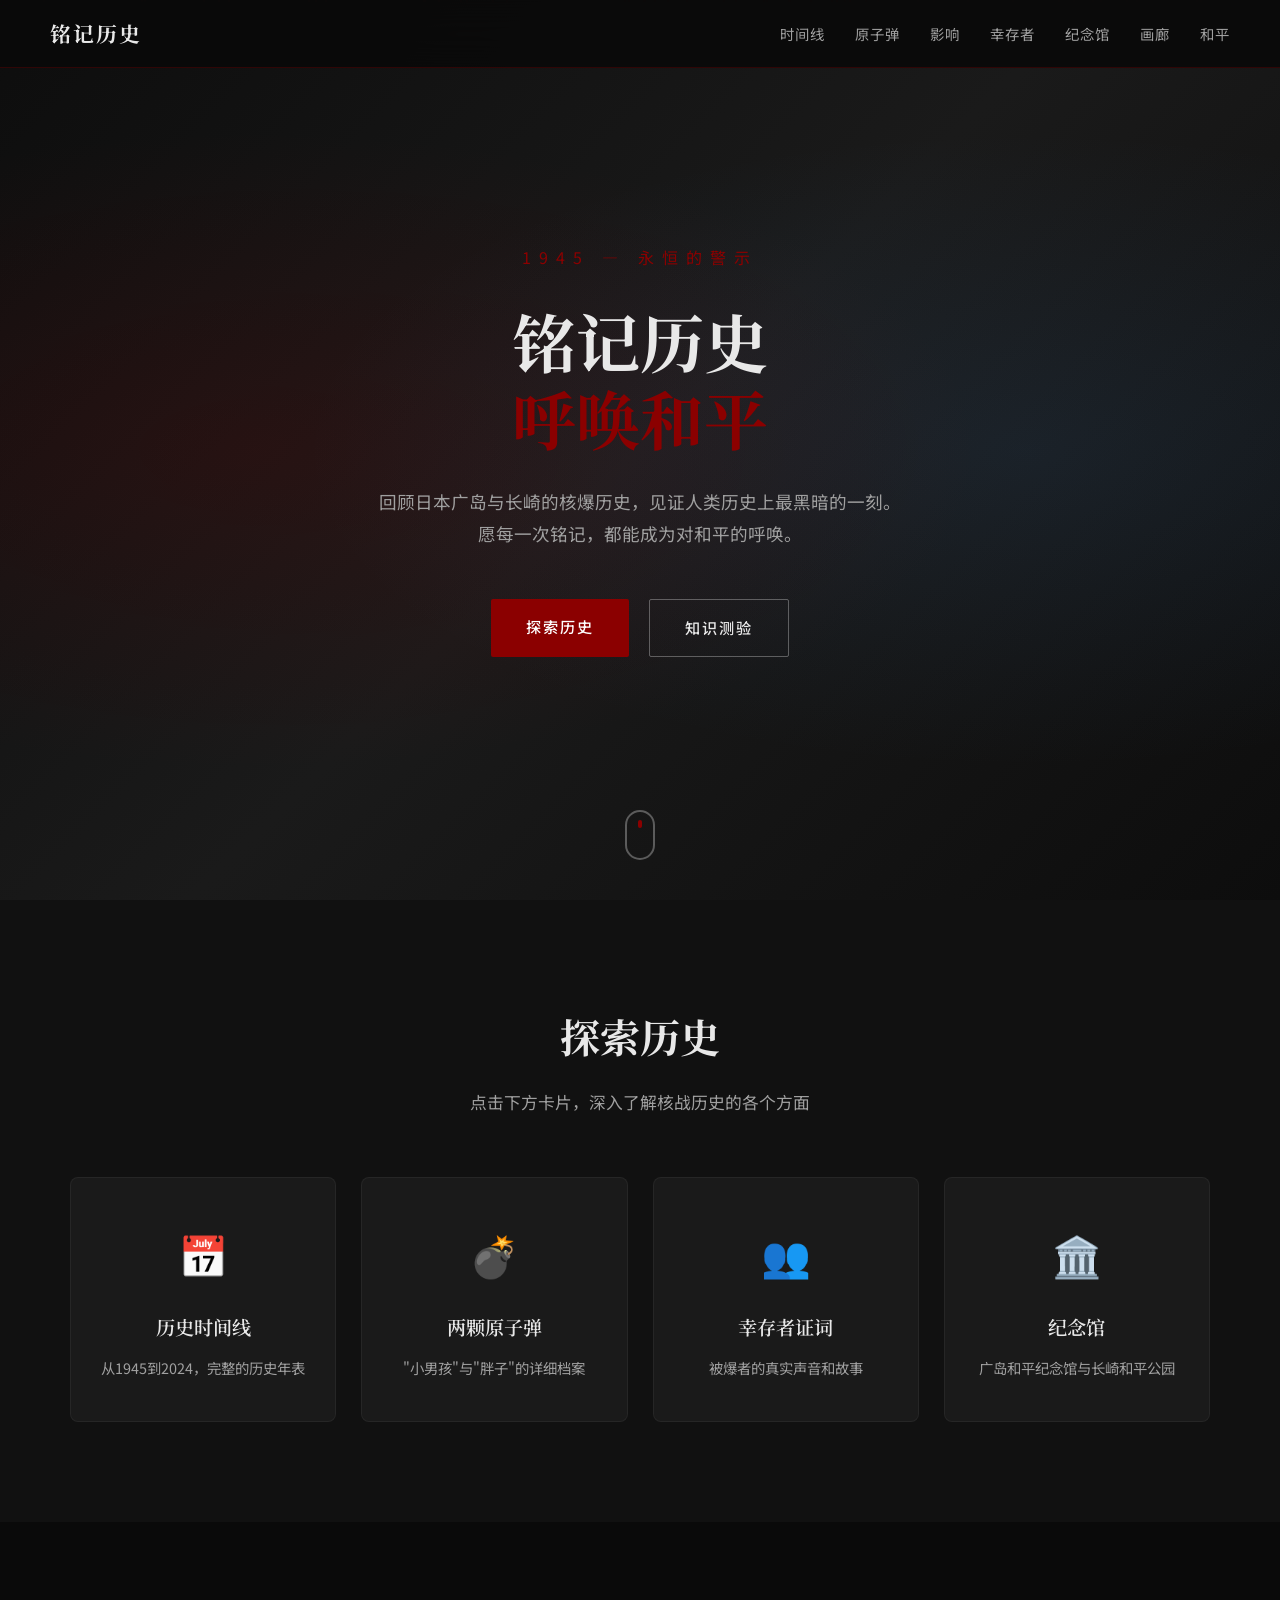
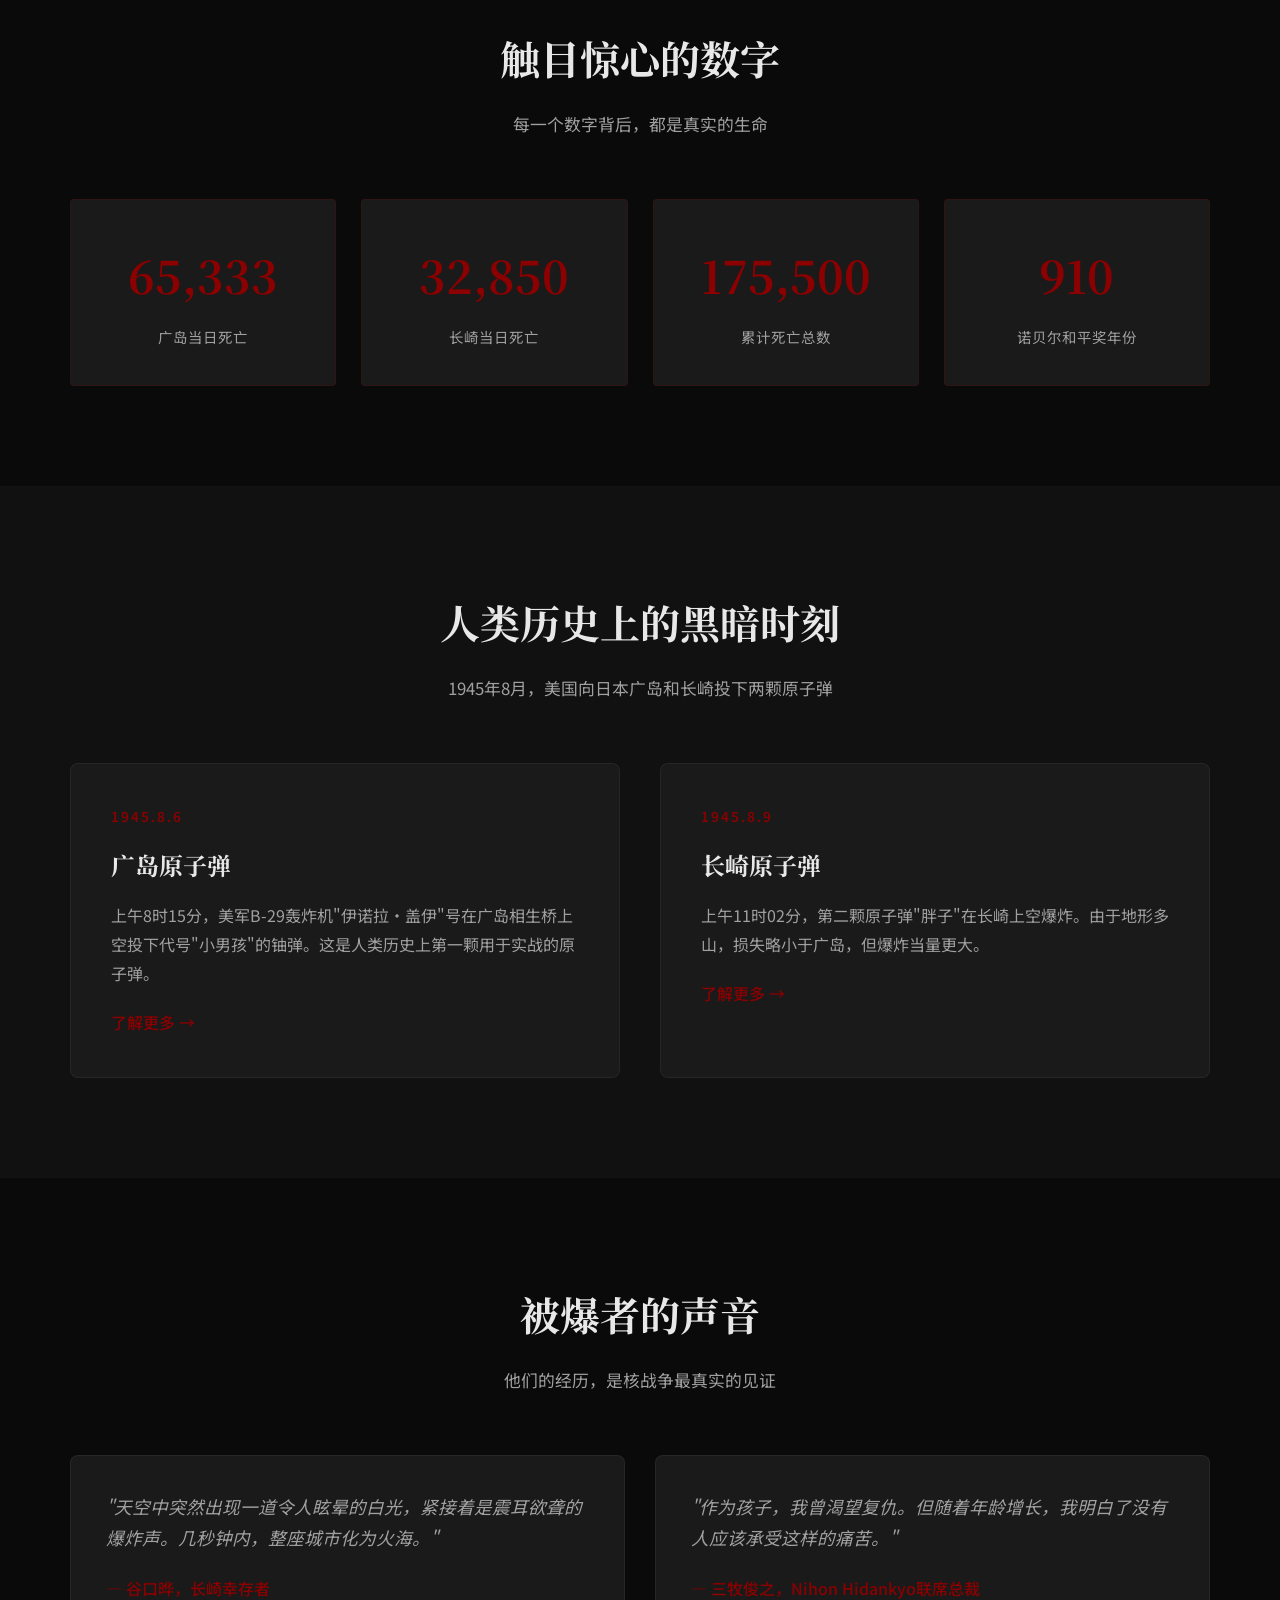
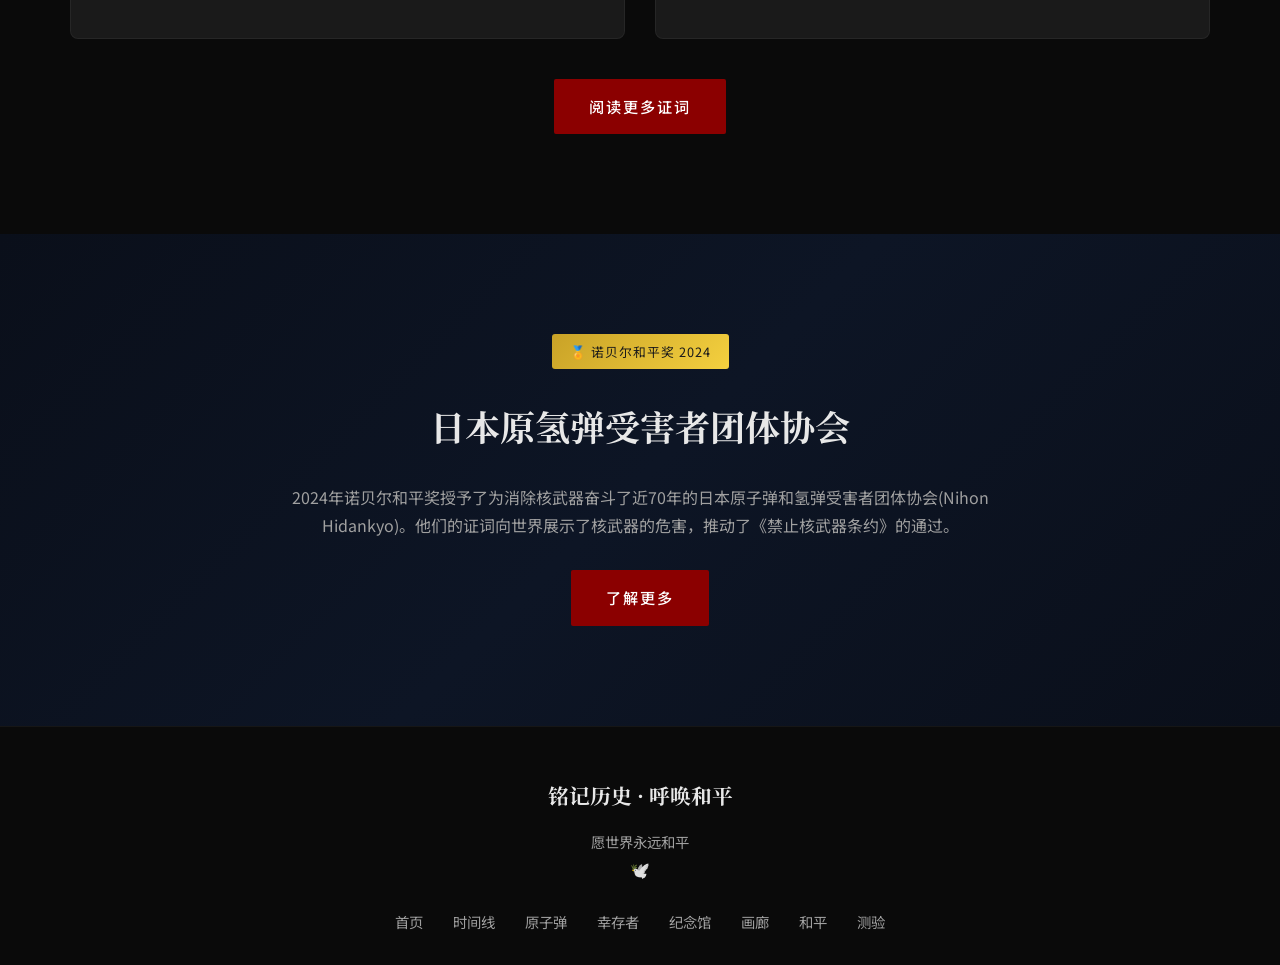
<file: index.html>
<!DOCTYPE html>
<html lang="zh-CN">
<head>
    <meta charset="UTF-8">
    <meta name="viewport" content="width=device-width, initial-scale=1.0">
    <title>铭记历史 · 呼唤和平 — 日本核战历史回顾</title>
    <link href="https://fonts.googleapis.com/css2?family=Noto+Serif+SC:wght@400;600;700&family=Noto+Sans+SC:wght@300;400;500;700&display=swap" rel="stylesheet">
    <link href="https://unpkg.com/aos@2.3.1/dist/aos.css" rel="stylesheet">
    <link href="css/style.css" rel="stylesheet">
</head>
<body>
    <!-- 导航栏 -->
    <nav class="nav" id="navbar">
        <a href="index.html" class="nav-logo">铭记历史</a>
        <ul class="nav-links">
            <li><a href="timeline.html">时间线</a></li>
            <li><a href="bombs.html">原子弹</a></li>
            <li><a href="impact.html">影响</a></li>
            <li><a href="survivors.html">幸存者</a></li>
            <li><a href="memorial.html">纪念馆</a></li>
            <li><a href="gallery.html">画廊</a></li>
            <li><a href="peace.html">和平</a></li>
        </ul>
        <div class="nav-toggle" onclick="toggleMenu()">
            <span></span><span></span><span></span>
        </div>
    </nav>
    <div class="mobile-menu" id="mobileMenu">
        <a href="index.html">首页</a>
        <a href="timeline.html">时间线</a>
        <a href="bombs.html">原子弹</a>
        <a href="impact.html">影响</a>
        <a href="survivors.html">幸存者</a>
        <a href="memorial.html">纪念馆</a>
        <a href="gallery.html">画廊</a>
        <a href="peace.html">和平</a>
    </div>

    <!-- Hero区域 -->
    <section class="hero-section">
        <div class="hero-bg"></div>
        <div class="hero-particles" id="particles"></div>
        <div class="hero-content">
            <p class="hero-subtitle">1945 — 永恒的警示</p>
            <h1 class="hero-title">铭记历史<br><span class="highlight">呼唤和平</span></h1>
            <p class="hero-desc">回顾日本广岛与长崎的核爆历史，见证人类历史上最黑暗的一刻。<br>愿每一次铭记，都能成为对和平的呼唤。</p>
            <div class="hero-cta">
                <a href="timeline.html" class="btn btn-primary">探索历史</a>
                <a href="quiz.html" class="btn btn-secondary">知识测验</a>
            </div>
        </div>
        <div class="scroll-indicator">
            <span></span>
        </div>
    </section>

    <!-- 快速导航 -->
    <section class="section section-alt">
        <div class="container">
            <div class="section-header" data-aos="fade-up">
                <h2 class="section-title">探索历史</h2>
                <p class="section-subtitle">点击下方卡片，深入了解核战历史的各个方面</p>
            </div>
            <div class="quick-nav">
                <a href="timeline.html" class="quick-nav-item" data-aos="fade-up">
                    <div class="quick-nav-icon">📅</div>
                    <h3>历史时间线</h3>
                    <p>从1945到2024，完整的历史年表</p>
                </a>
                <a href="bombs.html" class="quick-nav-item" data-aos="fade-up" data-aos-delay="100">
                    <div class="quick-nav-icon">💣</div>
                    <h3>两颗原子弹</h3>
                    <p>"小男孩"与"胖子"的详细档案</p>
                </a>
                <a href="survivors.html" class="quick-nav-item" data-aos="fade-up" data-aos-delay="200">
                    <div class="quick-nav-icon">👥</div>
                    <h3>幸存者证词</h3>
                    <p>被爆者的真实声音和故事</p>
                </a>
                <a href="memorial.html" class="quick-nav-item" data-aos="fade-up" data-aos-delay="300">
                    <div class="quick-nav-icon">🏛️</div>
                    <h3>纪念馆</h3>
                    <p>广岛和平纪念馆与长崎和平公园</p>
                </a>
            </div>
        </div>
    </section>

    <!-- 数据统计 -->
    <section class="section">
        <div class="container">
            <div class="section-header" data-aos="fade-up">
                <h2 class="section-title">触目惊心的数字</h2>
                <p class="section-subtitle">每一个数字背后，都是真实的生命</p>
            </div>
            <div class="stats-row">
                <div class="stat-card" data-aos="fade-up">
                    <div class="stat-number" data-count="140000">0</div>
                    <div class="stat-label">广岛当日死亡</div>
                </div>
                <div class="stat-card" data-aos="fade-up" data-aos-delay="100">
                    <div class="stat-number" data-count="73000">0</div>
                    <div class="stat-label">长崎当日死亡</div>
                </div>
                <div class="stat-card" data-aos="fade-up" data-aos-delay="200">
                    <div class="stat-number" data-count="390000">0</div>
                    <div class="stat-label">累计死亡总数</div>
                </div>
                <div class="stat-card" data-aos="fade-up" data-aos-delay="300">
                    <div class="stat-number" data-count="2024">0</div>
                    <div class="stat-label">诺贝尔和平奖年份</div>
                </div>
            </div>
        </div>
    </section>

    <!-- 核爆概述 -->
    <section class="section section-alt">
        <div class="container">
            <div class="section-header" data-aos="fade-up">
                <h2 class="section-title">人类历史上的黑暗时刻</h2>
                <p class="section-subtitle">1945年8月，美国向日本广岛和长崎投下两颗原子弹</p>
            </div>
            <div class="overview-grid">
                <div class="overview-card" data-aos="fade-up">
                    <div class="overview-date">1945.8.6</div>
                    <h3>广岛原子弹</h3>
                    <p>上午8时15分，美军B-29轰炸机"伊诺拉·盖伊"号在广岛相生桥上空投下代号"小男孩"的铀弹。这是人类历史上第一颗用于实战的原子弹。</p>
                    <a href="bombs.html#hiroshima" class="overview-link">了解更多 →</a>
                </div>
                <div class="overview-card" data-aos="fade-up" data-aos-delay="100">
                    <div class="overview-date">1945.8.9</div>
                    <h3>长崎原子弹</h3>
                    <p>上午11时02分，第二颗原子弹"胖子"在长崎上空爆炸。由于地形多山，损失略小于广岛，但爆炸当量更大。</p>
                    <a href="bombs.html#nagasaki" class="overview-link">了解更多 →</a>
                </div>
            </div>
        </div>
    </section>

    <!-- 幸存者证词 -->
    <section class="section">
        <div class="container">
            <div class="section-header" data-aos="fade-up">
                <h2 class="section-title">被爆者的声音</h2>
                <p class="section-subtitle">他们的经历，是核战争最真实的见证</p>
            </div>
            <div class="survivor-quotes">
                <div class="survivor-quote-card" data-aos="fade-up">
                    <p class="quote-text">"天空中突然出现一道令人眩晕的白光，紧接着是震耳欲聋的爆炸声。几秒钟内，整座城市化为火海。"</p>
                    <div class="quote-author">— 谷口晔，长崎幸存者</div>
                </div>
                <div class="survivor-quote-card" data-aos="fade-up" data-aos-delay="100">
                    <p class="quote-text">"作为孩子，我曾渴望复仇。但随着年龄增长，我明白了没有人应该承受这样的痛苦。"</p>
                    <div class="quote-author">— 三牧俊之，Nihon Hidankyo联席总裁</div>
                </div>
            </div>
            <div class="section-center">
                <a href="survivors.html" class="btn btn-primary">阅读更多证词</a>
            </div>
        </div>
    </section>

    <!-- 和平呼吁 -->
    <section class="section section-peace">
        <div class="container">
            <div class="peace-content" data-aos="fade-up">
                <div class="badge badge-gold">🏅 诺贝尔和平奖 2024</div>
                <h2 class="peace-title">日本原氢弹受害者团体协会</h2>
                <p class="peace-text">2024年诺贝尔和平奖授予了为消除核武器奋斗了近70年的日本原子弹和氢弹受害者团体协会(Nihon Hidankyo)。他们的证词向世界展示了核武器的危害，推动了《禁止核武器条约》的通过。</p>
                <a href="peace.html" class="btn btn-primary">了解更多</a>
            </div>
        </div>
    </section>

    <!-- 页脚 -->
    <footer class="footer">
        <div class="container">
            <div class="footer-logo">铭记历史 · 呼唤和平</div>
            <p class="footer-text">愿世界永远和平</p>
            <div class="footer-dove">🕊️</div>
            <div class="footer-nav">
                <a href="index.html">首页</a>
                <a href="timeline.html">时间线</a>
                <a href="bombs.html">原子弹</a>
                <a href="survivors.html">幸存者</a>
                <a href="memorial.html">纪念馆</a>
                <a href="gallery.html">画廊</a>
                <a href="peace.html">和平</a>
                <a href="quiz.html">测验</a>
            </div>
        </div>
    </footer>

    <style>
        /* Hero区域样式 */
        .hero-section {
            min-height: 100vh;
            display: flex;
            align-items: center;
            justify-content: center;
            position: relative;
            overflow: hidden;
            background: linear-gradient(135deg, #0d0d0d 0%, #1a1a1a 50%, #0d0d0d 100%);
        }
        
        .hero-bg {
            position: absolute;
            top: 0;
            left: 0;
            width: 100%;
            height: 100%;
            background: 
                radial-gradient(ellipse at 20% 50%, rgba(139, 0, 0, 0.15) 0%, transparent 50%),
                radial-gradient(ellipse at 80% 50%, rgba(74, 144, 217, 0.1) 0%, transparent 50%);
        }
        
        .hero-particles { position: absolute; width: 100%; height: 100%; z-index: 2; }
        
        .particle {
            position: absolute;
            width: 2px;
            height: 2px;
            background: rgba(139, 0, 0, 0.5);
            border-radius: 50%;
            animation: float 15s infinite ease-in-out;
        }
        
        @keyframes float {
            0%, 100% { transform: translateY(100vh) rotate(0deg); opacity: 0; }
            10% { opacity: 1; }
            90% { opacity: 1; }
            100% { transform: translateY(-100vh) rotate(720deg); opacity: 0; }
        }
        
        .hero-content {
            position: relative;
            z-index: 10;
            text-align: center;
            max-width: 900px;
            padding: 0 30px;
        }
        
        .hero-subtitle {
            font-size: 1rem;
            letter-spacing: 8px;
            color: var(--accent-red);
            text-transform: uppercase;
            margin-bottom: 30px;
            animation: fadeInUp 1s ease 0.3s forwards;
            opacity: 0;
        }
        
        .hero-title {
            font-family: 'Noto Serif SC', serif;
            font-size: 4rem;
            font-weight: 700;
            line-height: 1.2;
            margin-bottom: 30px;
            opacity: 0;
            animation: fadeInUp 1s ease 0.6s forwards;
        }
        
        .hero-title .highlight { color: var(--accent-red); }
        
        .hero-desc {
            font-size: 1.1rem;
            color: var(--text-secondary);
            margin-bottom: 50px;
            opacity: 0;
            animation: fadeInUp 1s ease 0.9s forwards;
        }
        
        .hero-cta {
            display: inline-flex;
            gap: 20px;
            opacity: 0;
            animation: fadeInUp 1s ease 1.2s forwards;
        }
        
        @keyframes fadeInUp {
            from { opacity: 0; transform: translateY(30px); }
            to { opacity: 1; transform: translateY(0); }
        }
        
        .scroll-indicator {
            position: absolute;
            bottom: 40px;
            left: 50%;
            transform: translateX(-50%);
            z-index: 10;
            opacity: 0;
            animation: fadeIn 1s ease 1.5s forwards;
        }
        
        .scroll-indicator span {
            display: block;
            width: 30px;
            height: 50px;
            border: 2px solid rgba(255,255,255,0.3);
            border-radius: 15px;
            position: relative;
        }
        
        .scroll-indicator span::before {
            content: '';
            position: absolute;
            top: 8px;
            left: 50%;
            transform: translateX(-50%);
            width: 4px;
            height: 8px;
            background: var(--accent-red);
            border-radius: 2px;
            animation: scrollDown 2s infinite;
        }
        
        @keyframes scrollDown {
            0% { opacity: 1; top: 8px; }
            100% { opacity: 0; top: 30px; }
        }
        
        @keyframes fadeIn { from { opacity: 0; } to { opacity: 1; } }
        
        /* 快速导航 */
        .quick-nav {
            display: grid;
            grid-template-columns: repeat(4, 1fr);
            gap: 25px;
        }
        
        .quick-nav-item {
            display: block;
            padding: 40px 25px;
            background: var(--bg-card);
            border: 1px solid rgba(255,255,255,0.05);
            border-radius: 8px;
            text-align: center;
            text-decoration: none;
            transition: all 0.4s ease;
        }
        
        .quick-nav-item:hover {
            transform: translateY(-10px);
            border-color: rgba(139, 0, 0, 0.3);
            box-shadow: 0 20px 50px rgba(0,0,0,0.3);
        }
        
        .quick-nav-icon {
            font-size: 2.5rem;
            margin-bottom: 20px;
        }
        
        .quick-nav-item h3 {
            font-family: 'Noto Serif SC', serif;
            font-size: 1.2rem;
            font-weight: 600;
            margin-bottom: 10px;
            color: var(--text-primary);
        }
        
        .quick-nav-item p {
            font-size: 0.9rem;
            color: var(--text-secondary);
        }
        
        @media (max-width: 1024px) { .quick-nav { grid-template-columns: repeat(2, 1fr); } }
        @media (max-width: 768px) { .quick-nav { grid-template-columns: 1fr; } }
        
        /* 统计行 */
        .stats-row {
            display: grid;
            grid-template-columns: repeat(4, 1fr);
            gap: 25px;
        }
        
        @media (max-width: 1024px) { .stats-row { grid-template-columns: repeat(2, 1fr); } }
        @media (max-width: 768px) { .stats-row { grid-template-columns: 1fr; } }
        
        /* 概览网格 */
        .overview-grid {
            display: grid;
            grid-template-columns: repeat(2, 1fr);
            gap: 40px;
        }
        
        .overview-card {
            background: var(--bg-card);
            border: 1px solid rgba(255,255,255,0.05);
            border-radius: 8px;
            padding: 40px;
            transition: all 0.4s ease;
        }
        
        .overview-card:hover {
            border-color: rgba(139, 0, 0, 0.3);
            transform: translateY(-5px);
        }
        
        .overview-date {
            font-size: 0.85rem;
            color: var(--accent-red);
            font-weight: 600;
            letter-spacing: 2px;
            margin-bottom: 15px;
        }
        
        .overview-card h3 {
            font-family: 'Noto Serif SC', serif;
            font-size: 1.5rem;
            font-weight: 700;
            margin-bottom: 15px;
        }
        
        .overview-card p {
            color: var(--text-secondary);
            margin-bottom: 20px;
            line-height: 1.8;
        }
        
        .overview-link {
            color: var(--accent-red);
            text-decoration: none;
            font-weight: 500;
            transition: color 0.3s ease;
        }
        
        .overview-link:hover { color: var(--accent-red-light); }
        
        @media (max-width: 768px) { .overview-grid { grid-template-columns: 1fr; } }
        
        /* 幸存者引用 */
        .survivor-quotes {
            display: grid;
            grid-template-columns: repeat(2, 1fr);
            gap: 30px;
            margin-bottom: 40px;
        }
        
        .survivor-quote-card {
            background: var(--bg-card);
            border: 1px solid rgba(255,255,255,0.05);
            border-radius: 8px;
            padding: 35px;
        }
        
        .quote-text {
            font-size: 1.1rem;
            font-style: italic;
            color: var(--text-secondary);
            margin-bottom: 20px;
            line-height: 1.8;
        }
        
        .quote-author {
            color: var(--accent-red);
            font-weight: 500;
        }
        
        @media (max-width: 768px) { .survivor-quotes { grid-template-columns: 1fr; } }
        
        .section-center { text-align: center; }
        
        /* 和平区域 */
        .section-peace {
            background: linear-gradient(135deg, #0a0f1a 0%, #0d1525 50%, #0a0f1a 100%);
        }
        
        .peace-content {
            text-align: center;
            max-width: 700px;
            margin: 0 auto;
        }
        
        .peace-title {
            font-family: 'Noto Serif SC', serif;
            font-size: 2.2rem;
            font-weight: 700;
            margin: 25px 0;
        }
        
        .peace-text {
            color: var(--text-secondary);
            margin-bottom: 30px;
            line-height: 1.8;
        }
        
        @media (max-width: 768px) {
            .hero-title { font-size: 2.5rem; }
            .hero-cta { flex-direction: column; gap: 15px; }
        }
    </style>

    <script src="https://unpkg.com/aos@2.3.1/dist/aos.js"></script>
    <script>
        AOS.init({ duration: 800, easing: 'ease-out-cubic', once: true, offset: 100 });
        
        // 创建粒子
        const particlesContainer = document.getElementById('particles');
        for (let i = 0; i < 50; i++) {
            const particle = document.createElement('div');
            particle.className = 'particle';
            particle.style.left = Math.random() * 100 + '%';
            particle.style.animationDelay = Math.random() * 15 + 's';
            particle.style.animationDuration = (10 + Math.random() * 10) + 's';
            particlesContainer.appendChild(particle);
        }
        
        // 导航滚动效果
        window.addEventListener('scroll', () => {
            const navbar = document.getElementById('navbar');
            navbar.classList.toggle('scrolled', window.scrollY > 50);
        });
        
        // 数字动画
        const counters = document.querySelectorAll('.stat-number[data-count]');
        const observer = new IntersectionObserver((entries) => {
            entries.forEach(entry => {
                if (entry.isIntersecting) {
                    const target = entry.target;
                    const count = parseInt(target.getAttribute('data-count'));
                    let current = 0;
                    const increment = count / 60;
                    const timer = setInterval(() => {
                        current += increment;
                        target.textContent = (current >= count ? count : Math.floor(current)).toLocaleString();
                        if (current >= count) clearInterval(timer);
                    }, 30);
                    observer.unobserve(target);
                }
            });
        }, { threshold: 0.5 });
        counters.forEach(counter => observer.observe(counter));
        
        // 移动端菜单
        function toggleMenu() {
            document.getElementById('mobileMenu').classList.toggle('active');
        }
    </script>
</body>
</html>
</file>
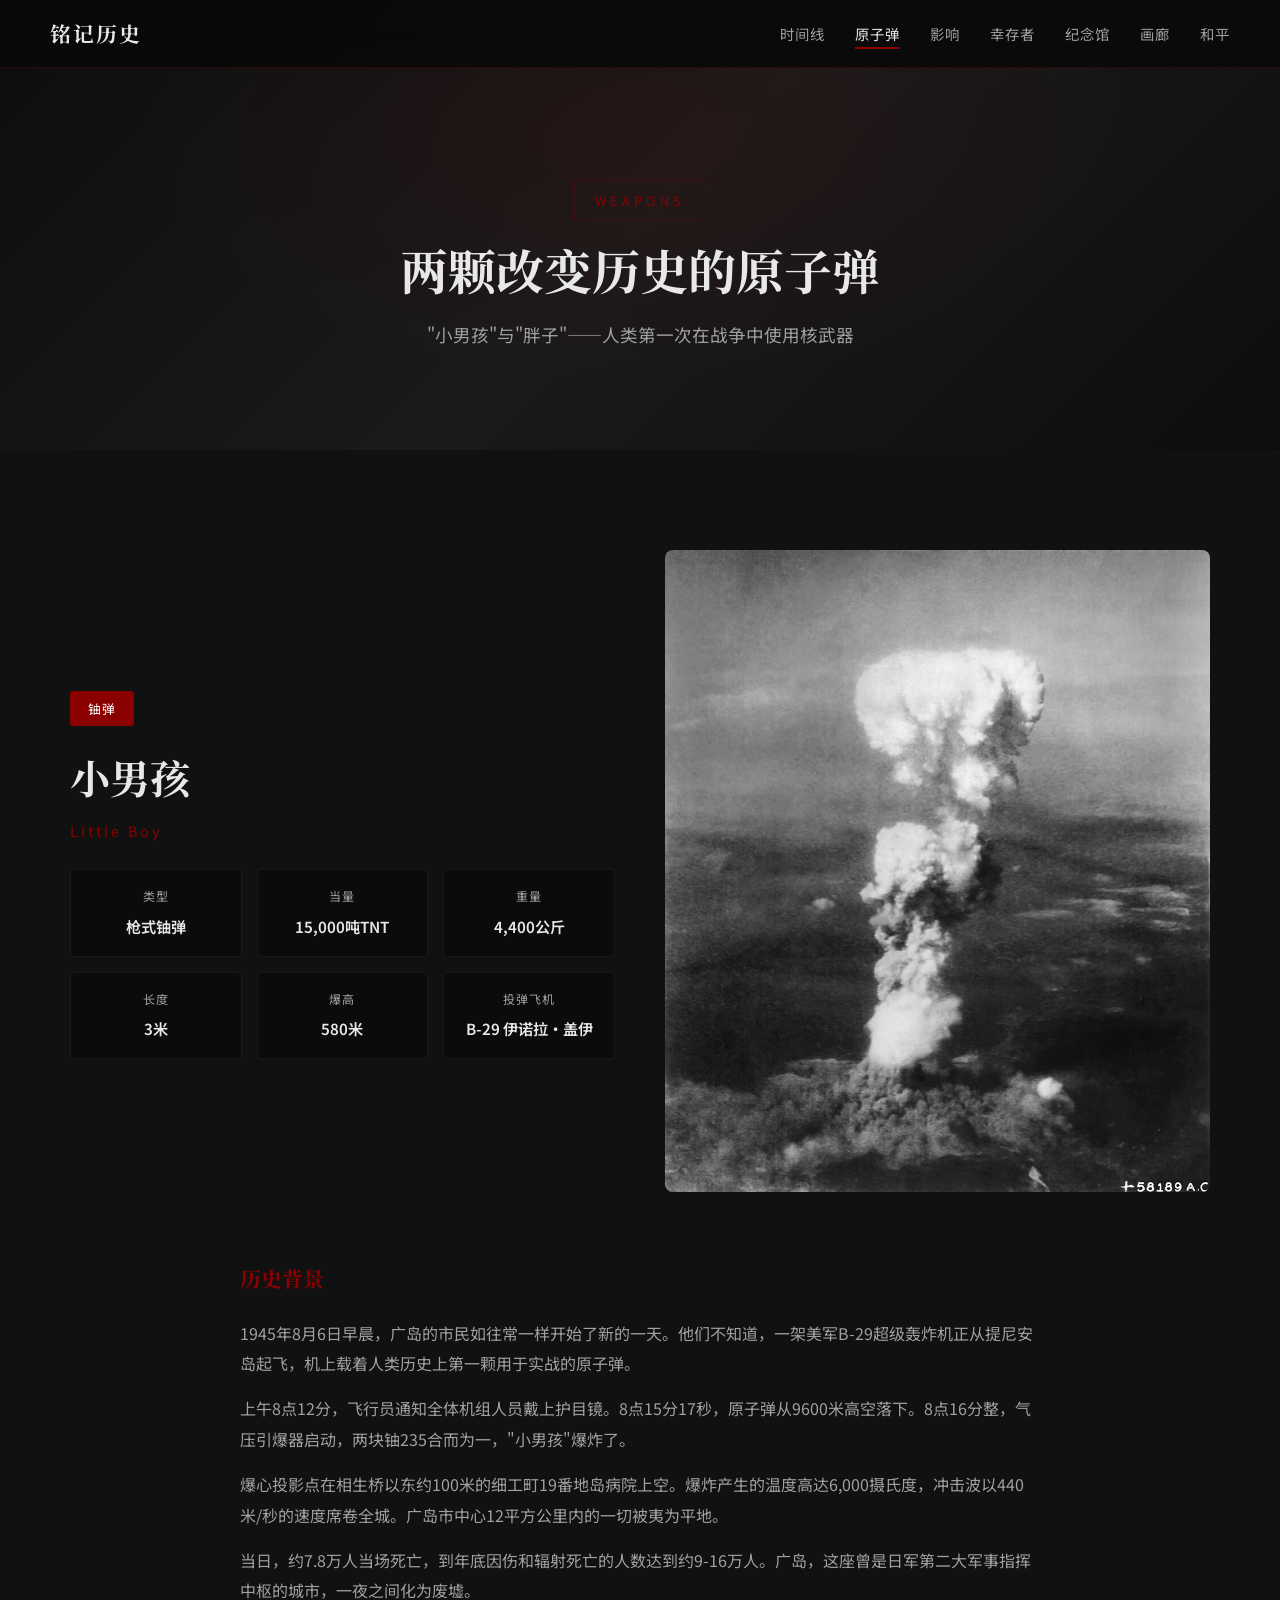
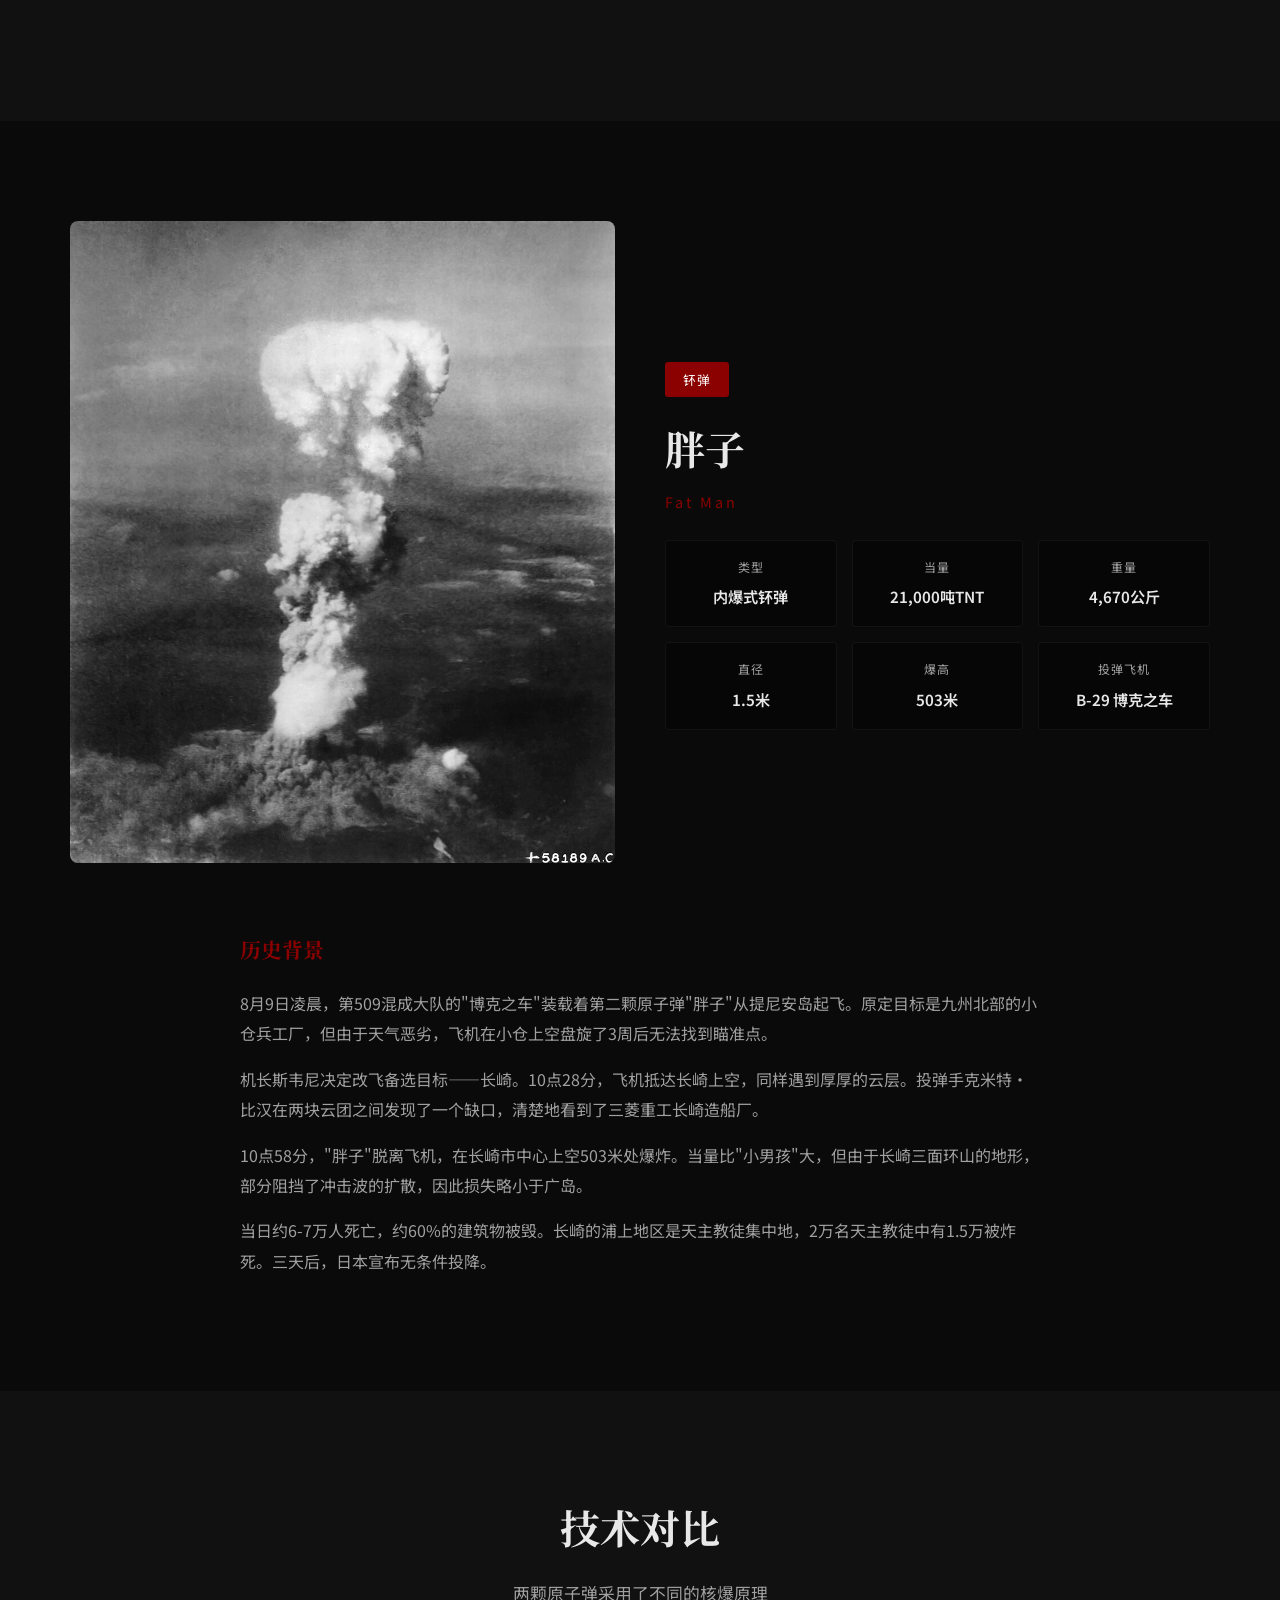
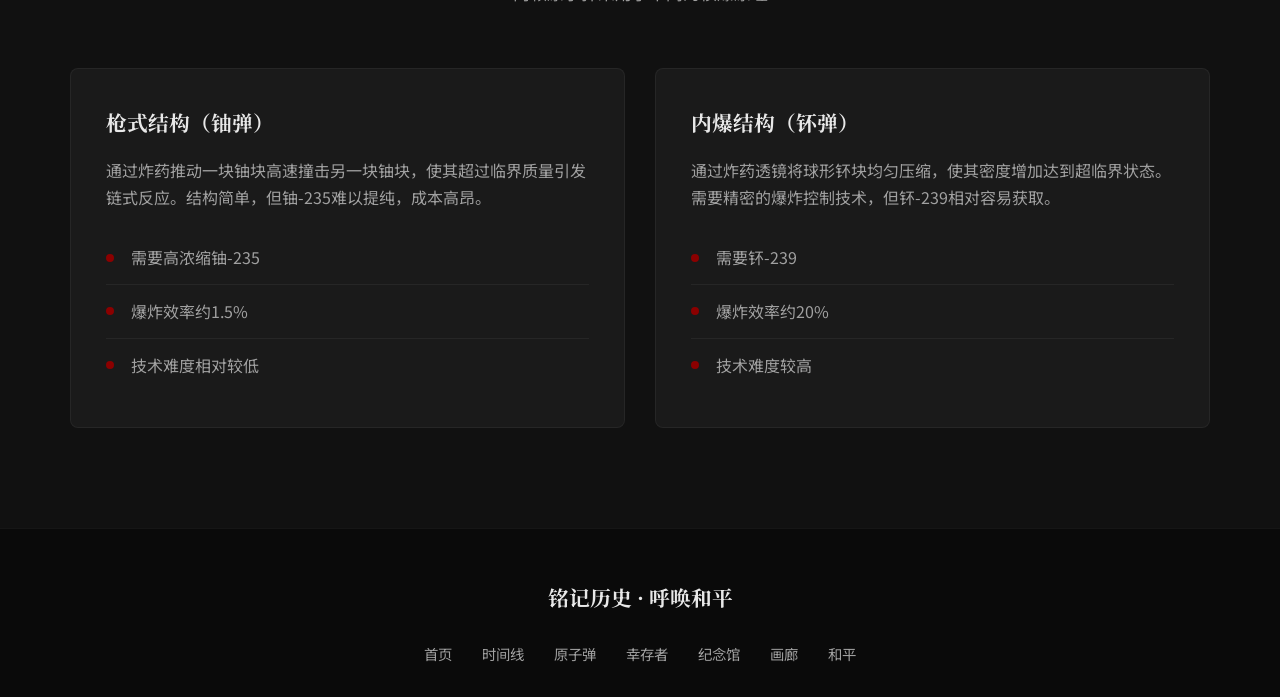
<file: bombs.html>
<!DOCTYPE html>
<html lang="zh-CN">
<head>
    <meta charset="UTF-8">
    <meta name="viewport" content="width=device-width, initial-scale=1.0">
    <title>两颗原子弹 — 日本核战历史回顾</title>
    <link href="https://fonts.googleapis.com/css2?family=Noto+Serif+SC:wght@400;600;700&family=Noto+Sans+SC:wght@300;400;500;700&display=swap" rel="stylesheet">
    <link href="https://unpkg.com/aos@2.3.1/dist/aos.css" rel="stylesheet">
    <link href="css/style.css" rel="stylesheet">
</head>
<body>
    <nav class="nav" id="navbar">
        <a href="index.html" class="nav-logo">铭记历史</a>
        <ul class="nav-links">
            <li><a href="timeline.html">时间线</a></li>
            <li><a href="bombs.html" class="active">原子弹</a></li>
            <li><a href="impact.html">影响</a></li>
            <li><a href="survivors.html">幸存者</a></li>
            <li><a href="memorial.html">纪念馆</a></li>
            <li><a href="gallery.html">画廊</a></li>
            <li><a href="peace.html">和平</a></li>
        </ul>
        <div class="nav-toggle" onclick="toggleMenu()"><span></span><span></span><span></span></div>
    </nav>
    <div class="mobile-menu" id="mobileMenu">
        <a href="index.html">首页</a>
        <a href="timeline.html">时间线</a>
        <a href="bombs.html" class="active">原子弹</a>
        <a href="impact.html">影响</a>
        <a href="survivors.html">幸存者</a>
        <a href="memorial.html">纪念馆</a>
        <a href="gallery.html">画廊</a>
        <a href="peace.html">和平</a>
    </div>

    <header class="page-header">
        <div class="container">
            <span class="page-tag">WEAPONS</span>
            <h1 class="page-title">两颗改变历史的原子弹</h1>
            <p class="page-subtitle">"小男孩"与"胖子"——人类第一次在战争中使用核武器</p>
        </div>
    </header>

    <!-- 小男孩 -->
    <section class="section section-alt" id="hiroshima">
        <div class="container">
            <div class="bomb-detail">
                <div class="bomb-info" data-aos="fade-right">
                    <div class="badge badge-red">铀弹</div>
                    <h2 class="bomb-name">小男孩</h2>
                    <p class="bomb-en">Little Boy</p>
                    <div class="bomb-specs">
                        <div class="spec-box"><span class="spec-label">类型</span><span class="spec-value">枪式铀弹</span></div>
                        <div class="spec-box"><span class="spec-label">当量</span><span class="spec-value">15,000吨TNT</span></div>
                        <div class="spec-box"><span class="spec-label">重量</span><span class="spec-value">4,400公斤</span></div>
                        <div class="spec-box"><span class="spec-label">长度</span><span class="spec-value">3米</span></div>
                        <div class="spec-box"><span class="spec-label">爆高</span><span class="spec-value">580米</span></div>
                        <div class="spec-box"><span class="spec-label">投弹飞机</span><span class="spec-value">B-29 伊诺拉·盖伊</span></div>
                    </div>
                </div>
                <div class="bomb-image" data-aos="fade-left">
                    <img src="images/hiroshima-mushroom-cloud.jpg" alt="广岛原子弹蘑菇云" style="background:#1a0a0a;">
                </div>
            </div>
            <div class="bomb-narrative" data-aos="fade-up">
                <h3>历史背景</h3>
                <p>1945年8月6日早晨，广岛的市民如往常一样开始了新的一天。他们不知道，一架美军B-29超级轰炸机正从提尼安岛起飞，机上载着人类历史上第一颗用于实战的原子弹。</p>
                <p>上午8点12分，飞行员通知全体机组人员戴上护目镜。8点15分17秒，原子弹从9600米高空落下。8点16分整，气压引爆器启动，两块铀235合而为一，"小男孩"爆炸了。</p>
                <p>爆心投影点在相生桥以东约100米的细工町19番地岛病院上空。爆炸产生的温度高达6,000摄氏度，冲击波以440米/秒的速度席卷全城。广岛市中心12平方公里内的一切被夷为平地。</p>
                <p>当日，约7.8万人当场死亡，到年底因伤和辐射死亡的人数达到约9-16万人。广岛，这座曾是日军第二大军事指挥中枢的城市，一夜之间化为废墟。</p>
            </div>
        </div>
    </section>

    <!-- 胖子 -->
    <section class="section" id="nagasaki">
        <div class="container">
            <div class="bomb-detail reverse">
                <div class="bomb-info" data-aos="fade-left">
                    <div class="badge badge-red">钚弹</div>
                    <h2 class="bomb-name">胖子</h2>
                    <p class="bomb-en">Fat Man</p>
                    <div class="bomb-specs">
                        <div class="spec-box"><span class="spec-label">类型</span><span class="spec-value">内爆式钚弹</span></div>
                        <div class="spec-box"><span class="spec-label">当量</span><span class="spec-value">21,000吨TNT</span></div>
                        <div class="spec-box"><span class="spec-label">重量</span><span class="spec-value">4,670公斤</span></div>
                        <div class="spec-box"><span class="spec-label">直径</span><span class="spec-value">1.5米</span></div>
                        <div class="spec-box"><span class="spec-label">爆高</span><span class="spec-value">503米</span></div>
                        <div class="spec-box"><span class="spec-label">投弹飞机</span><span class="spec-value">B-29 博克之车</span></div>
                    </div>
                </div>
                <div class="bomb-image" data-aos="fade-right">
                    <img src="images/hiroshima-mushroom-cloud.jpg" alt="长崎原子弹爆炸" style="background:#0a0a1a;">
                </div>
            </div>
            <div class="bomb-narrative" data-aos="fade-up">
                <h3>历史背景</h3>
                <p>8月9日凌晨，第509混成大队的"博克之车"装载着第二颗原子弹"胖子"从提尼安岛起飞。原定目标是九州北部的小仓兵工厂，但由于天气恶劣，飞机在小仓上空盘旋了3周后无法找到瞄准点。</p>
                <p>机长斯韦尼决定改飞备选目标——长崎。10点28分，飞机抵达长崎上空，同样遇到厚厚的云层。投弹手克米特·比汉在两块云团之间发现了一个缺口，清楚地看到了三菱重工长崎造船厂。</p>
                <p>10点58分，"胖子"脱离飞机，在长崎市中心上空503米处爆炸。当量比"小男孩"大，但由于长崎三面环山的地形，部分阻挡了冲击波的扩散，因此损失略小于广岛。</p>
                <p>当日约6-7万人死亡，约60%的建筑物被毁。长崎的浦上地区是天主教徒集中地，2万名天主教徒中有1.5万被炸死。三天后，日本宣布无条件投降。</p>
            </div>
        </div>
    </section>

    <!-- 技术对比 -->
    <section class="section section-alt">
        <div class="container">
            <div class="section-header" data-aos="fade-up">
                <h2 class="section-title">技术对比</h2>
                <p class="section-subtitle">两颗原子弹采用了不同的核爆原理</p>
            </div>
            <div class="comparison-grid">
                <div class="comparison-card" data-aos="fade-up">
                    <h3>枪式结构（铀弹）</h3>
                    <p>通过炸药推动一块铀块高速撞击另一块铀块，使其超过临界质量引发链式反应。结构简单，但铀-235难以提纯，成本高昂。</p>
                    <ul class="feature-list">
                        <li>需要高浓缩铀-235</li>
                        <li>爆炸效率约1.5%</li>
                        <li>技术难度相对较低</li>
                    </ul>
                </div>
                <div class="comparison-card" data-aos="fade-up" data-aos-delay="100">
                    <h3>内爆结构（钚弹）</h3>
                    <p>通过炸药透镜将球形钚块均匀压缩，使其密度增加达到超临界状态。需要精密的爆炸控制技术，但钚-239相对容易获取。</p>
                    <ul class="feature-list">
                        <li>需要钚-239</li>
                        <li>爆炸效率约20%</li>
                        <li>技术难度较高</li>
                    </ul>
                </div>
            </div>
        </div>
    </section>

    <footer class="footer">
        <div class="container">
            <div class="footer-logo">铭记历史 · 呼唤和平</div>
            <div class="footer-nav">
                <a href="index.html">首页</a>
                <a href="timeline.html">时间线</a>
                <a href="bombs.html">原子弹</a>
                <a href="survivors.html">幸存者</a>
                <a href="memorial.html">纪念馆</a>
                <a href="gallery.html">画廊</a>
                <a href="peace.html">和平</a>
            </div>
        </div>
    </footer>

    <style>
        .bomb-detail {
            display: grid;
            grid-template-columns: 1fr 1fr;
            gap: 50px;
            align-items: center;
            margin-bottom: 60px;
        }
        .bomb-detail.reverse { direction: rtl; }
        .bomb-detail.reverse > * { direction: ltr; }
        .bomb-name { font-family: 'Noto Serif SC', serif; font-size: 2.5rem; font-weight: 700; margin: 15px 0 5px; }
        .bomb-en { font-size: 0.9rem; color: var(--accent-red); letter-spacing: 3px; margin-bottom: 25px; }
        .bomb-specs { display: grid; grid-template-columns: repeat(3, 1fr); gap: 15px; }
        .spec-box { background: rgba(0,0,0,0.3); padding: 15px; border-radius: 4px; text-align: center; border: 1px solid rgba(255,255,255,0.05); }
        .spec-label { display: block; font-size: 0.75rem; color: var(--text-secondary); letter-spacing: 1px; margin-bottom: 5px; }
        .spec-value { font-size: 0.95rem; font-weight: 600; }
        .bomb-image img { width: 100%; border-radius: 8px; filter: grayscale(80%); transition: filter 0.4s ease; }
        .bomb-image img:hover { filter: grayscale(20%); }
        .bomb-narrative { max-width: 800px; margin: 0 auto; }
        .bomb-narrative h3 { font-family: 'Noto Serif SC', serif; font-size: 1.3rem; margin-bottom: 20px; color: var(--accent-red); }
        .bomb-narrative p { color: var(--text-secondary); margin-bottom: 15px; line-height: 1.9; }
        .comparison-grid { display: grid; grid-template-columns: repeat(2, 1fr); gap: 30px; }
        .comparison-card { background: var(--bg-card); border: 1px solid rgba(255,255,255,0.05); border-radius: 8px; padding: 35px; }
        .comparison-card h3 { font-family: 'Noto Serif SC', serif; font-size: 1.3rem; margin-bottom: 15px; }
        .comparison-card > p { color: var(--text-secondary); margin-bottom: 20px; line-height: 1.7; }
        @media (max-width: 768px) { .bomb-detail { grid-template-columns: 1fr; } .bomb-detail.reverse { direction: ltr; } .bomb-specs { grid-template-columns: repeat(2, 1fr); } .comparison-grid { grid-template-columns: 1fr; } }
    </style>

    <script src="https://unpkg.com/aos@2.3.1/dist/aos.js"></script>
    <script>
        AOS.init({ duration: 800, easing: 'ease-out-cubic', once: true, offset: 100 });
        window.addEventListener('scroll', () => document.getElementById('navbar').classList.toggle('scrolled', window.scrollY > 50));
        function toggleMenu() { document.getElementById('mobileMenu').classList.toggle('active'); }
    </script>
</body>
</html>
</file>
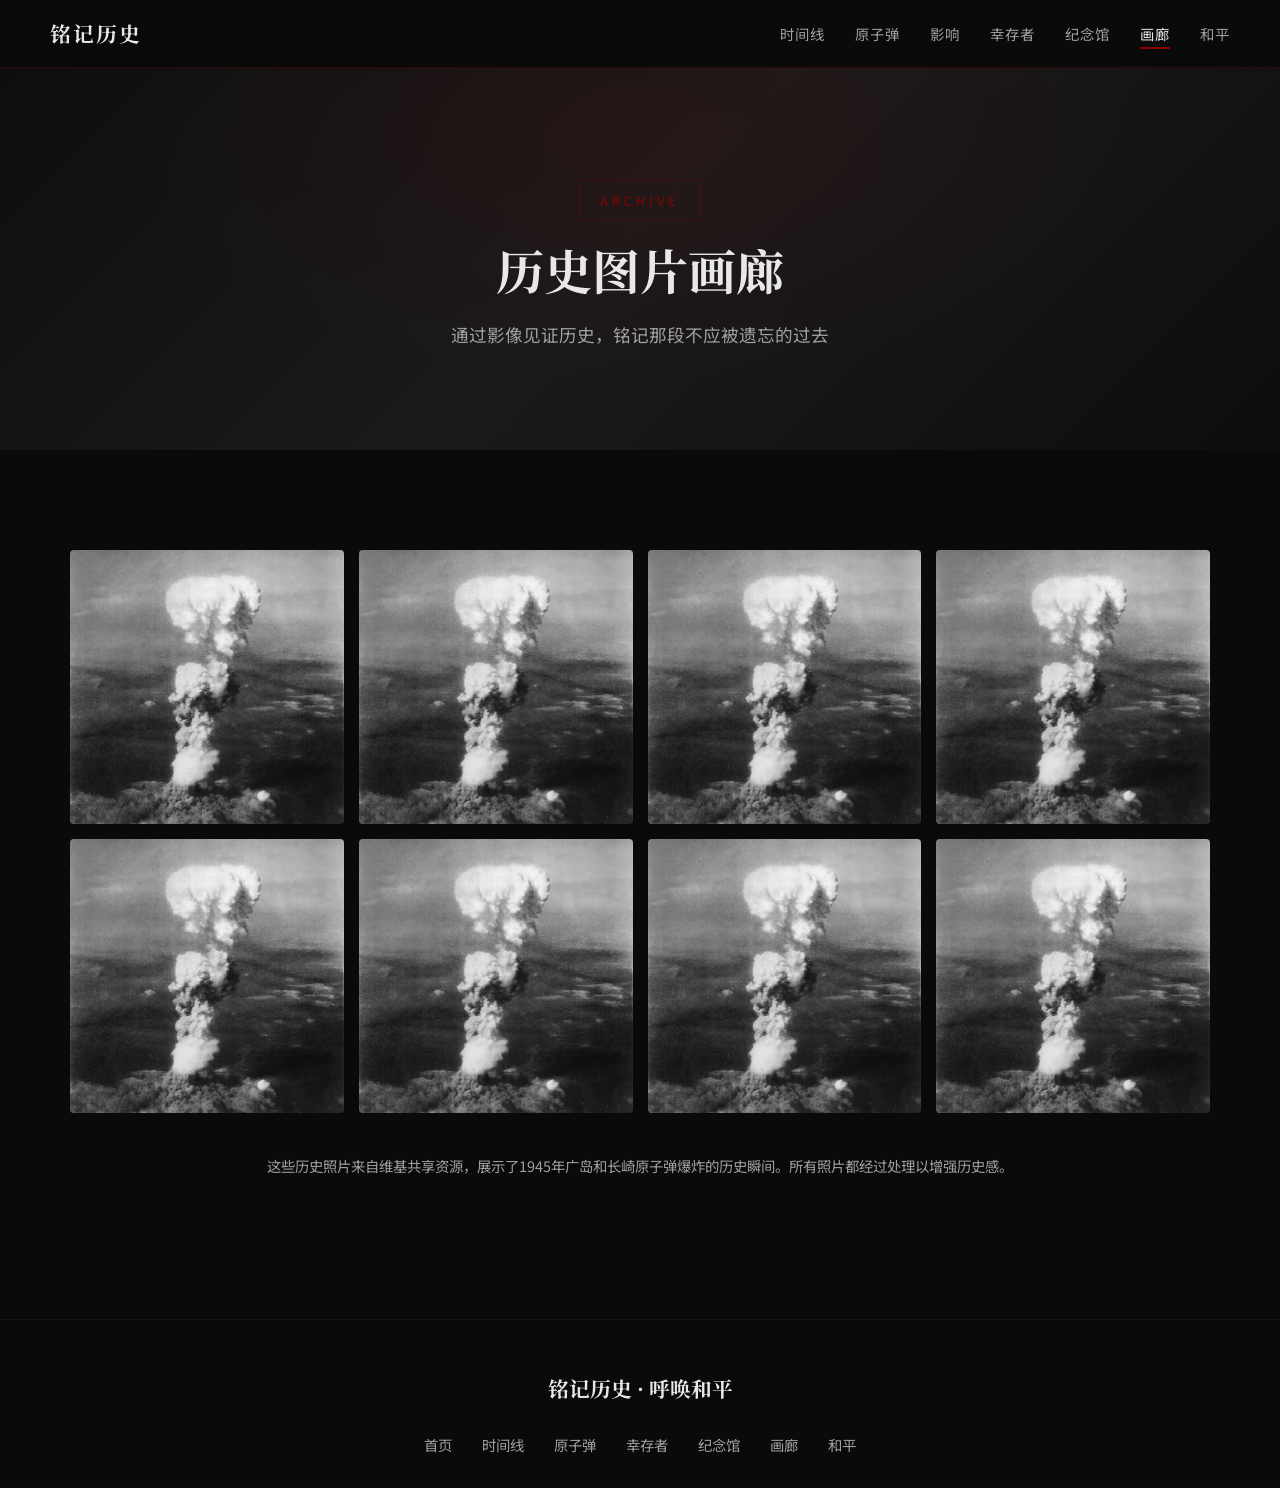
<file: gallery.html>
<!DOCTYPE html>
<html lang="zh-CN">
<head>
    <meta charset="UTF-8">
    <meta name="viewport" content="width=device-width, initial-scale=1.0">
    <title>历史图片画廊 — 日本核战历史回顾</title>
    <link href="https://fonts.googleapis.com/css2?family=Noto+Serif+SC:wght@400;600;700&family=Noto+Sans+SC:wght@300;400;500;700&display=swap" rel="stylesheet">
    <link href="https://unpkg.com/aos@2.3.1/dist/aos.css" rel="stylesheet">
    <link href="css/style.css" rel="stylesheet">
</head>
<body>
    <nav class="nav" id="navbar">
        <a href="index.html" class="nav-logo">铭记历史</a>
        <ul class="nav-links">
            <li><a href="timeline.html">时间线</a></li>
            <li><a href="bombs.html">原子弹</a></li>
            <li><a href="impact.html">影响</a></li>
            <li><a href="survivors.html">幸存者</a></li>
            <li><a href="memorial.html">纪念馆</a></li>
            <li><a href="gallery.html" class="active">画廊</a></li>
            <li><a href="peace.html">和平</a></li>
        </ul>
        <div class="nav-toggle" onclick="toggleMenu()"><span></span><span></span><span></span></div>
    </nav>
    <div class="mobile-menu" id="mobileMenu">
        <a href="index.html">首页</a>
        <a href="timeline.html">时间线</a>
        <a href="bombs.html">原子弹</a>
        <a href="impact.html">影响</a>
        <a href="survivors.html">幸存者</a>
        <a href="memorial.html">纪念馆</a>
        <a href="gallery.html" class="active">画廊</a>
        <a href="peace.html">和平</a>
    </div>

    <header class="page-header">
        <div class="container">
            <span class="page-tag">ARCHIVE</span>
            <h1 class="page-title">历史图片画廊</h1>
            <p class="page-subtitle">通过影像见证历史，铭记那段不应被遗忘的过去</p>
        </div>
    </header>

    <!-- 图片画廊 -->
    <section class="section">
        <div class="container">
            <div class="gallery-grid">
                <div class="gallery-item" data-aos="fade-up">
                    <img src="images/hiroshima-mushroom-cloud.jpg" alt="蘑菇云" loading="lazy">
                    <div class="gallery-overlay"><p class="gallery-caption">广岛原子弹爆炸蘑菇云</p></div>
                </div>
                <div class="gallery-item" data-aos="fade-up" data-aos-delay="50">
                    <img src="images/hiroshima-mushroom-cloud.jpg" alt="广岛爆炸" loading="lazy">
                    <div class="gallery-overlay"><p class="gallery-caption">广岛原子弹爆炸瞬间</p></div>
                </div>
                <div class="gallery-item" data-aos="fade-up" data-aos-delay="100">
                    <img src="images/hiroshima-mushroom-cloud.jpg" alt="原子弹投掷" loading="lazy">
                    <div class="gallery-overlay"><p class="gallery-caption">B-29轰炸机投下原子弹</p></div>
                </div>
                <div class="gallery-item" data-aos="fade-up" data-aos-delay="150">
                    <img src="images/hiroshima-mushroom-cloud.jpg" alt="和平纪念馆" loading="lazy">
                    <div class="gallery-overlay"><p class="gallery-caption">广岛和平纪念馆</p></div>
                </div>
                <div class="gallery-item" data-aos="fade-up" data-aos-delay="200">
                    <img src="images/hiroshima-mushroom-cloud.jpg" alt="和平公园" loading="lazy">
                    <div class="gallery-overlay"><p class="gallery-caption">长崎和平公园</p></div>
                </div>
                <div class="gallery-item" data-aos="fade-up" data-aos-delay="250">
                    <img src="images/hiroshima-mushroom-cloud.jpg" alt="广岛废墟" loading="lazy">
                    <div class="gallery-overlay"><p class="gallery-caption">原子弹爆炸后的广岛废墟</p></div>
                </div>
                <div class="gallery-item" data-aos="fade-up" data-aos-delay="300">
                    <img src="images/hiroshima-mushroom-cloud.jpg" alt="战后广岛" loading="lazy">
                    <div class="gallery-overlay"><p class="gallery-caption">1945年的广岛航拍图</p></div>
                </div>
                <div class="gallery-item" data-aos="fade-up" data-aos-delay="350">
                    <img src="images/hiroshima-mushroom-cloud.jpg" alt="和平中心" loading="lazy">
                    <div class="gallery-overlay"><p class="gallery-caption">广岛和平纪念资料馆</p></div>
                </div>
            </div>
            
            <!-- 图片说明 -->
            <div class="photo-notice" data-aos="fade-up">
                <p>这些历史照片来自维基共享资源，展示了1945年广岛和长崎原子弹爆炸的历史瞬间。所有照片都经过处理以增强历史感。</p>
            </div>
        </div>
    </section>

    <footer class="footer">
        <div class="container">
            <div class="footer-logo">铭记历史 · 呼唤和平</div>
            <div class="footer-nav">
                <a href="index.html">首页</a>
                <a href="timeline.html">时间线</a>
                <a href="bombs.html">原子弹</a>
                <a href="survivors.html">幸存者</a>
                <a href="memorial.html">纪念馆</a>
                <a href="gallery.html">画廊</a>
                <a href="peace.html">和平</a>
            </div>
        </div>
    </footer>

    <style>
        .gallery-grid {
            display: grid;
            grid-template-columns: repeat(4, 1fr);
            gap: 15px;
        }
        .gallery-item {
            aspect-ratio: 1;
            border-radius: 4px;
            overflow: hidden;
            position: relative;
            background: var(--bg-card);
        }
        .gallery-item img {
            width: 100%;
            height: 100%;
            object-fit: cover;
            filter: grayscale(80%);
            transition: all 0.4s ease;
        }
        .gallery-item:hover img {
            filter: grayscale(20%);
            transform: scale(1.1);
        }
        .gallery-overlay {
            position: absolute;
            bottom: 0;
            left: 0;
            right: 0;
            padding: 15px;
            background: linear-gradient(0deg, rgba(0,0,0,0.9) 0%, transparent 100%);
            opacity: 0;
            transition: opacity 0.3s ease;
        }
        .gallery-item:hover .gallery-overlay { opacity: 1; }
        .gallery-caption { font-size: 0.85rem; color: white; }
        .photo-notice {
            text-align: center;
            padding: 40px;
            color: var(--text-secondary);
            font-size: 0.9rem;
        }
        @media (max-width: 1024px) { .gallery-grid { grid-template-columns: repeat(3, 1fr); } }
        @media (max-width: 768px) { .gallery-grid { grid-template-columns: repeat(2, 1fr); } }
    </style>

    <script src="https://unpkg.com/aos@2.3.1/dist/aos.js"></script>
    <script>
        AOS.init({ duration: 800, easing: 'ease-out-cubic', once: true, offset: 100 });
        window.addEventListener('scroll', () => document.getElementById('navbar').classList.toggle('scrolled', window.scrollY > 50));
        function toggleMenu() { document.getElementById('mobileMenu').classList.toggle('active'); }
    </script>
</body>
</html>
</file>
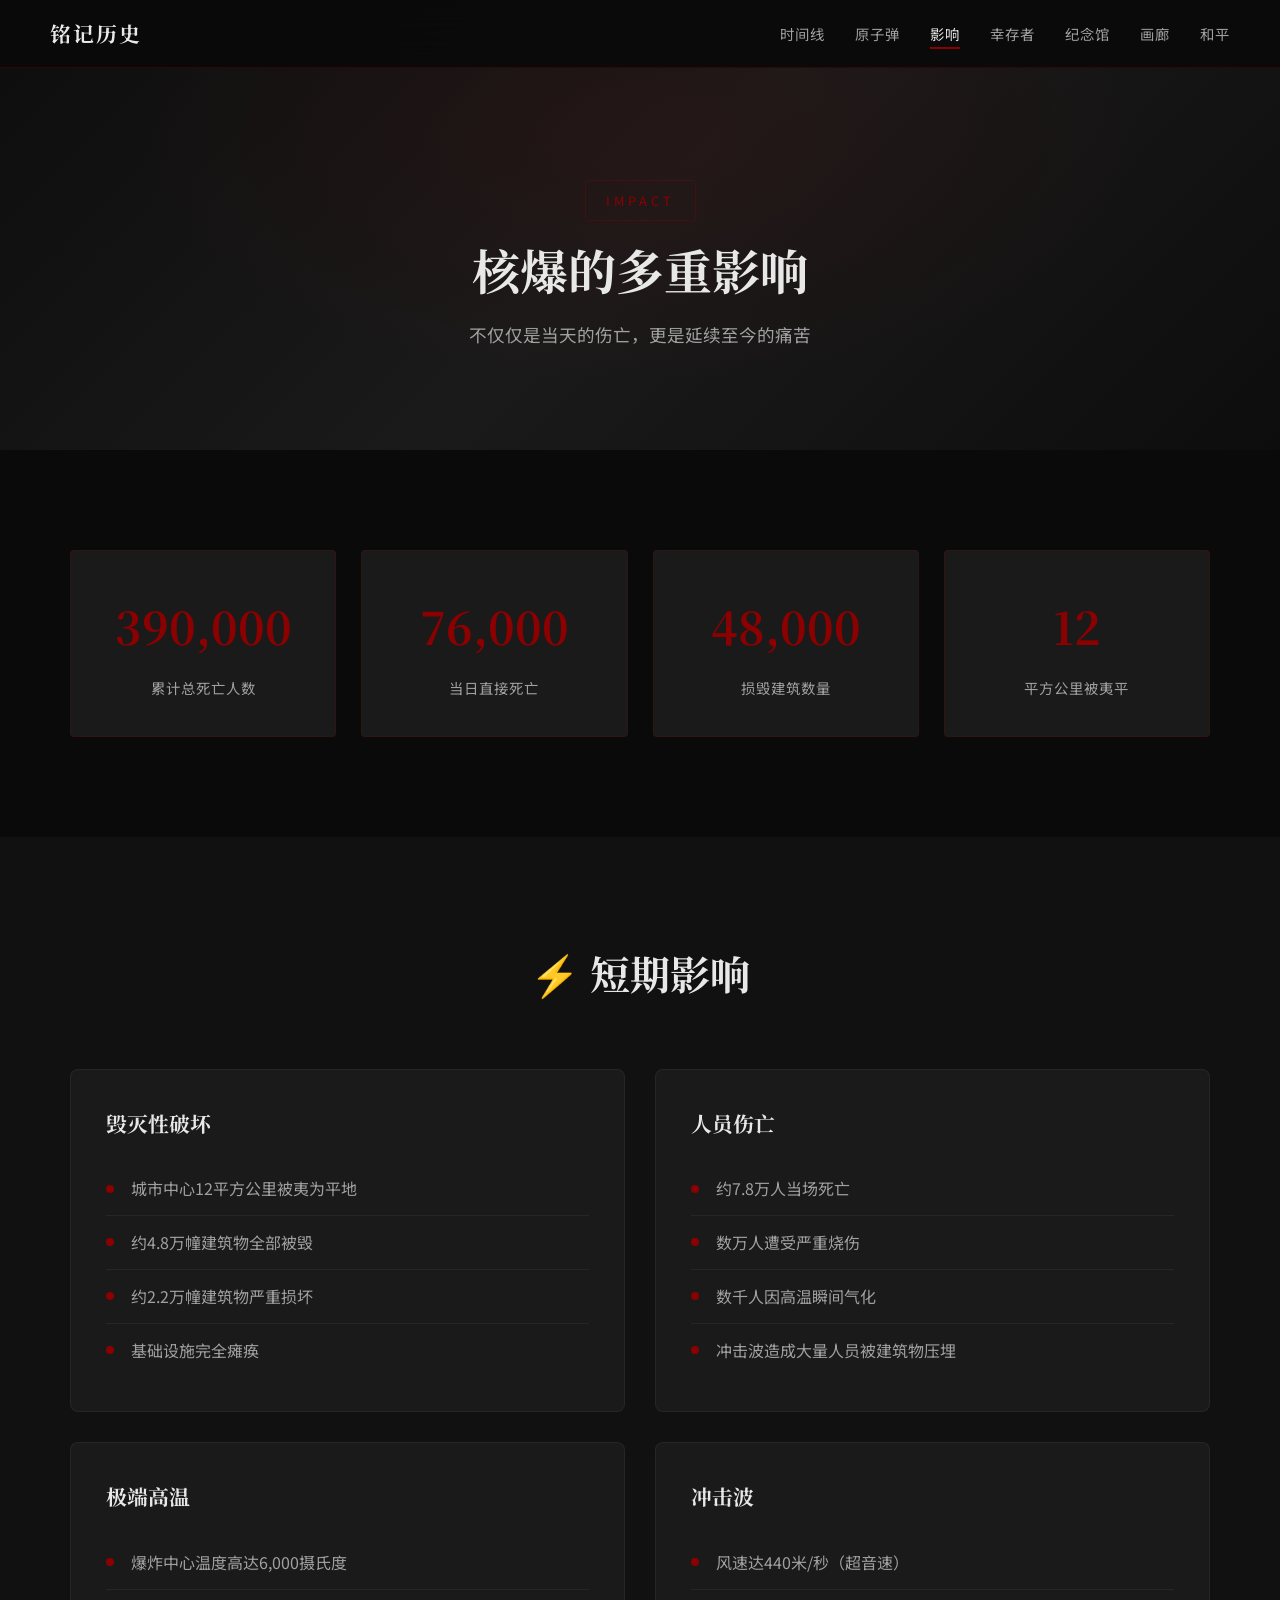
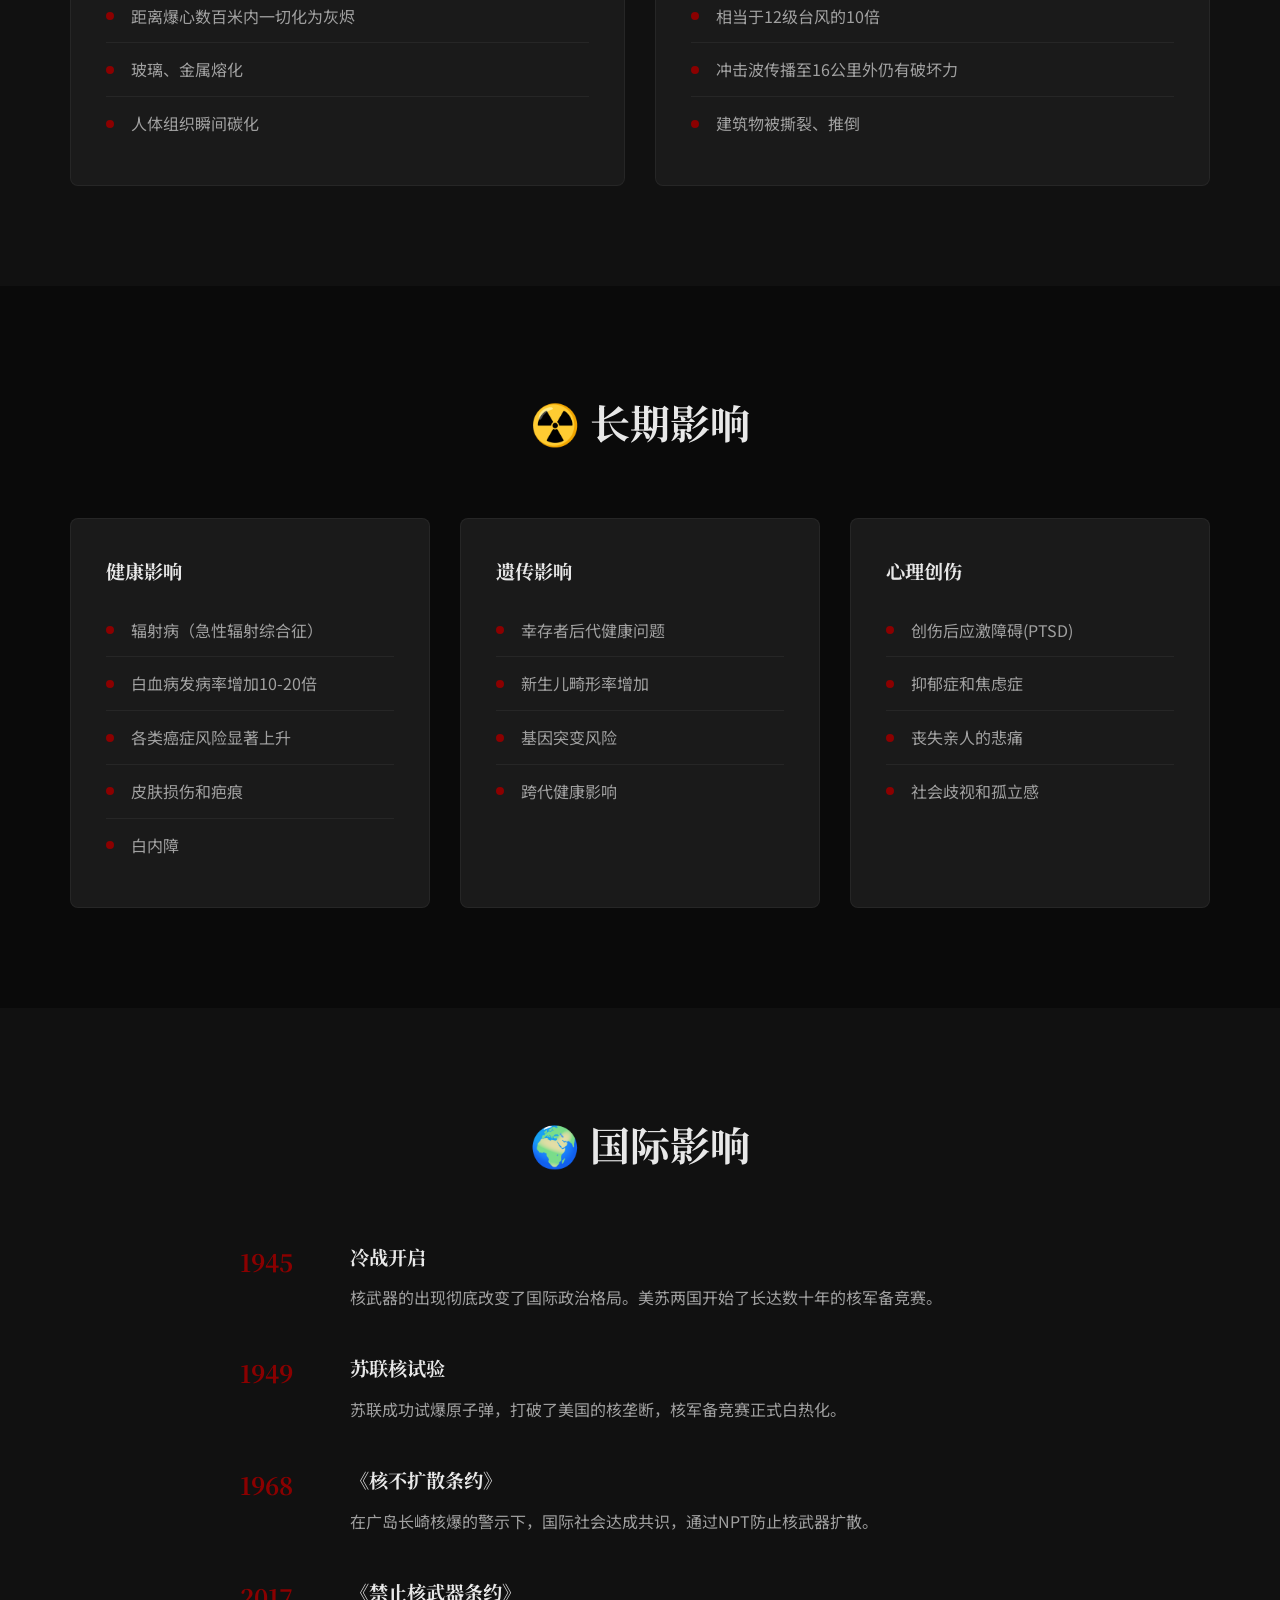
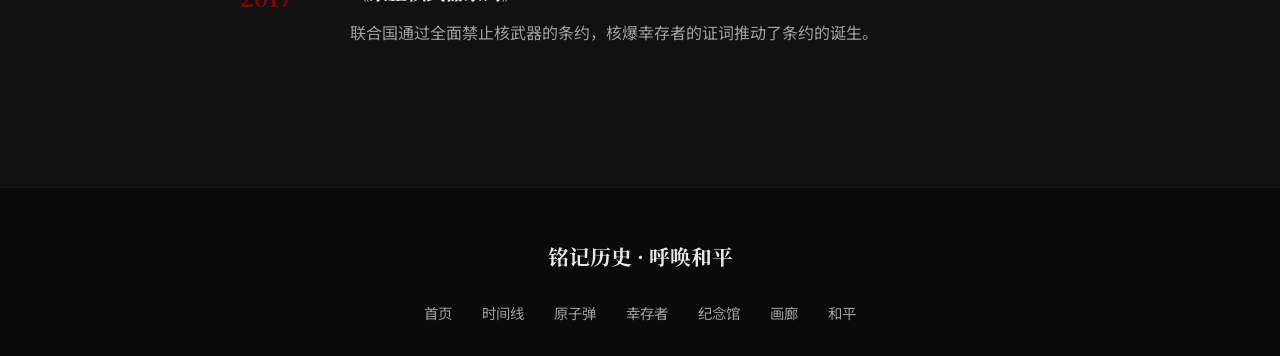
<file: impact.html>
<!DOCTYPE html>
<html lang="zh-CN">
<head>
    <meta charset="UTF-8">
    <meta name="viewport" content="width=device-width, initial-scale=1.0">
    <title>核爆影响 — 日本核战历史回顾</title>
    <link href="https://fonts.googleapis.com/css2?family=Noto+Serif+SC:wght@400;600;700&family=Noto+Sans+SC:wght@300;400;500;700&display=swap" rel="stylesheet">
    <link href="https://unpkg.com/aos@2.3.1/dist/aos.css" rel="stylesheet">
    <link href="css/style.css" rel="stylesheet">
</head>
<body>
    <nav class="nav" id="navbar">
        <a href="index.html" class="nav-logo">铭记历史</a>
        <ul class="nav-links">
            <li><a href="timeline.html">时间线</a></li>
            <li><a href="bombs.html">原子弹</a></li>
            <li><a href="impact.html" class="active">影响</a></li>
            <li><a href="survivors.html">幸存者</a></li>
            <li><a href="memorial.html">纪念馆</a></li>
            <li><a href="gallery.html">画廊</a></li>
            <li><a href="peace.html">和平</a></li>
        </ul>
        <div class="nav-toggle" onclick="toggleMenu()"><span></span><span></span><span></span></div>
    </nav>
    <div class="mobile-menu" id="mobileMenu">
        <a href="index.html">首页</a>
        <a href="timeline.html">时间线</a>
        <a href="bombs.html">原子弹</a>
        <a href="impact.html" class="active">影响</a>
        <a href="survivors.html">幸存者</a>
        <a href="memorial.html">纪念馆</a>
        <a href="gallery.html">画廊</a>
        <a href="peace.html">和平</a>
    </div>

    <header class="page-header">
        <div class="container">
            <span class="page-tag">IMPACT</span>
            <h1 class="page-title">核爆的多重影响</h1>
            <p class="page-subtitle">不仅仅是当天的伤亡，更是延续至今的痛苦</p>
        </div>
    </header>

    <!-- 数据统计 -->
    <section class="section">
        <div class="container">
            <div class="stats-row" style="display: grid; grid-template-columns: repeat(4, 1fr); gap: 25px;">
                <div class="stat-card" data-aos="fade-up"><div class="stat-number" data-count="390000">0</div><div class="stat-label">累计总死亡人数</div></div>
                <div class="stat-card" data-aos="fade-up" data-aos-delay="100"><div class="stat-number" data-count="76000">0</div><div class="stat-label">当日直接死亡</div></div>
                <div class="stat-card" data-aos="fade-up" data-aos-delay="200"><div class="stat-number" data-count="48000">0</div><div class="stat-label">损毁建筑数量</div></div>
                <div class="stat-card" data-aos="fade-up" data-aos-delay="300"><div class="stat-number" data-count="12">0</div><div class="stat-label">平方公里被夷平</div></div>
            </div>
        </div>
    </section>

    <!-- 短期影响 -->
    <section class="section section-alt">
        <div class="container">
            <div class="section-header" data-aos="fade-up">
                <h2 class="section-title">⚡ 短期影响</h2>
            </div>
            <div class="card-grid card-grid-2">
                <div class="card" data-aos="fade-up">
                    <h3 style="font-family: 'Noto Serif SC', serif; font-size: 1.3rem; margin-bottom: 20px;">毁灭性破坏</h3>
                    <ul class="feature-list">
                        <li>城市中心12平方公里被夷为平地</li>
                        <li>约4.8万幢建筑物全部被毁</li>
                        <li>约2.2万幢建筑物严重损坏</li>
                        <li>基础设施完全瘫痪</li>
                    </ul>
                </div>
                <div class="card" data-aos="fade-up" data-aos-delay="100">
                    <h3 style="font-family: 'Noto Serif SC', serif; font-size: 1.3rem; margin-bottom: 20px;">人员伤亡</h3>
                    <ul class="feature-list">
                        <li>约7.8万人当场死亡</li>
                        <li>数万人遭受严重烧伤</li>
                        <li>数千人因高温瞬间气化</li>
                        <li>冲击波造成大量人员被建筑物压埋</li>
                    </ul>
                </div>
                <div class="card" data-aos="fade-up" data-aos-delay="200">
                    <h3 style="font-family: 'Noto Serif SC', serif; font-size: 1.3rem; margin-bottom: 20px;">极端高温</h3>
                    <ul class="feature-list">
                        <li>爆炸中心温度高达6,000摄氏度</li>
                        <li>距离爆心数百米内一切化为灰烬</li>
                        <li>玻璃、金属熔化</li>
                        <li>人体组织瞬间碳化</li>
                    </ul>
                </div>
                <div class="card" data-aos="fade-up" data-aos-delay="300">
                    <h3 style="font-family: 'Noto Serif SC', serif; font-size: 1.3rem; margin-bottom: 20px;">冲击波</h3>
                    <ul class="feature-list">
                        <li>风速达440米/秒（超音速）</li>
                        <li>相当于12级台风的10倍</li>
                        <li>冲击波传播至16公里外仍有破坏力</li>
                        <li>建筑物被撕裂、推倒</li>
                    </ul>
                </div>
            </div>
        </div>
    </section>

    <!-- 长期影响 -->
    <section class="section">
        <div class="container">
            <div class="section-header" data-aos="fade-up">
                <h2 class="section-title">☢️ 长期影响</h2>
            </div>
            <div class="card-grid card-grid-3">
                <div class="card" data-aos="fade-up">
                    <h3 style="font-family: 'Noto Serif SC', serif; font-size: 1.2rem; margin-bottom: 15px;">健康影响</h3>
                    <ul class="feature-list">
                        <li>辐射病（急性辐射综合征）</li>
                        <li>白血病发病率增加10-20倍</li>
                        <li>各类癌症风险显著上升</li>
                        <li>皮肤损伤和疤痕</li>
                        <li>白内障</li>
                    </ul>
                </div>
                <div class="card" data-aos="fade-up" data-aos-delay="100">
                    <h3 style="font-family: 'Noto Serif SC', serif; font-size: 1.2rem; margin-bottom: 15px;">遗传影响</h3>
                    <ul class="feature-list">
                        <li>幸存者后代健康问题</li>
                        <li>新生儿畸形率增加</li>
                        <li>基因突变风险</li>
                        <li>跨代健康影响</li>
                    </ul>
                </div>
                <div class="card" data-aos="fade-up" data-aos-delay="200">
                    <h3 style="font-family: 'Noto Serif SC', serif; font-size: 1.2rem; margin-bottom: 15px;">心理创伤</h3>
                    <ul class="feature-list">
                        <li>创伤后应激障碍(PTSD)</li>
                        <li>抑郁症和焦虑症</li>
                        <li>丧失亲人的悲痛</li>
                        <li>社会歧视和孤立感</li>
                    </ul>
                </div>
            </div>
        </div>
    </section>

    <!-- 社会与国际影响 -->
    <section class="section section-alt">
        <div class="container">
            <div class="section-header" data-aos="fade-up">
                <h2 class="section-title">🌍 国际影响</h2>
            </div>
            <div class="impact-timeline">
                <div class="impact-item" data-aos="fade-up">
                    <div class="impact-year">1945</div>
                    <div class="impact-content">
                        <h3>冷战开启</h3>
                        <p>核武器的出现彻底改变了国际政治格局。美苏两国开始了长达数十年的核军备竞赛。</p>
                    </div>
                </div>
                <div class="impact-item" data-aos="fade-up">
                    <div class="impact-year">1949</div>
                    <div class="impact-content">
                        <h3>苏联核试验</h3>
                        <p>苏联成功试爆原子弹，打破了美国的核垄断，核军备竞赛正式白热化。</p>
                    </div>
                </div>
                <div class="impact-item" data-aos="fade-up">
                    <div class="impact-year">1968</div>
                    <div class="impact-content">
                        <h3>《核不扩散条约》</h3>
                        <p>在广岛长崎核爆的警示下，国际社会达成共识，通过NPT防止核武器扩散。</p>
                    </div>
                </div>
                <div class="impact-item" data-aos="fade-up">
                    <div class="impact-year">2017</div>
                    <div class="impact-content">
                        <h3>《禁止核武器条约》</h3>
                        <p>联合国通过全面禁止核武器的条约，核爆幸存者的证词推动了条约的诞生。</p>
                    </div>
                </div>
            </div>
        </div>
    </section>

    <footer class="footer">
        <div class="container">
            <div class="footer-logo">铭记历史 · 呼唤和平</div>
            <div class="footer-nav">
                <a href="index.html">首页</a>
                <a href="timeline.html">时间线</a>
                <a href="bombs.html">原子弹</a>
                <a href="survivors.html">幸存者</a>
                <a href="memorial.html">纪念馆</a>
                <a href="gallery.html">画廊</a>
                <a href="peace.html">和平</a>
            </div>
        </div>
    </footer>

    <style>
        .impact-timeline { max-width: 800px; margin: 0 auto; }
        .impact-item { display: flex; gap: 30px; margin-bottom: 40px; }
        .impact-year { font-family: 'Noto Serif SC', serif; font-size: 1.5rem; font-weight: 700; color: var(--accent-red); min-width: 80px; }
        .impact-content h3 { font-family: 'Noto Serif SC', serif; font-size: 1.2rem; margin-bottom: 10px; }
        .impact-content p { color: var(--text-secondary); line-height: 1.7; }
        @media (max-width: 768px) { .impact-item { flex-direction: column; gap: 10px; } }
    </style>

    <script src="https://unpkg.com/aos@2.3.1/dist/aos.js"></script>
    <script>
        AOS.init({ duration: 800, easing: 'ease-out-cubic', once: true, offset: 100 });
        window.addEventListener('scroll', () => document.getElementById('navbar').classList.toggle('scrolled', window.scrollY > 50));
        function toggleMenu() { document.getElementById('mobileMenu').classList.toggle('active'); }
        const counters = document.querySelectorAll('.stat-number[data-count]');
        const observer = new IntersectionObserver((entries) => {
            entries.forEach(entry => {
                if (entry.isIntersecting) {
                    const target = entry.target;
                    const count = parseInt(target.getAttribute('data-count'));
                    let current = 0;
                    const increment = count / 60;
                    const timer = setInterval(() => {
                        current += increment;
                        target.textContent = (current >= count ? count : Math.floor(current)).toLocaleString();
                        if (current >= count) clearInterval(timer);
                    }, 30);
                    observer.unobserve(target);
                }
            });
        }, { threshold: 0.5 });
        counters.forEach(counter => observer.observe(counter));
    </script>
</body>
</html>
</file>
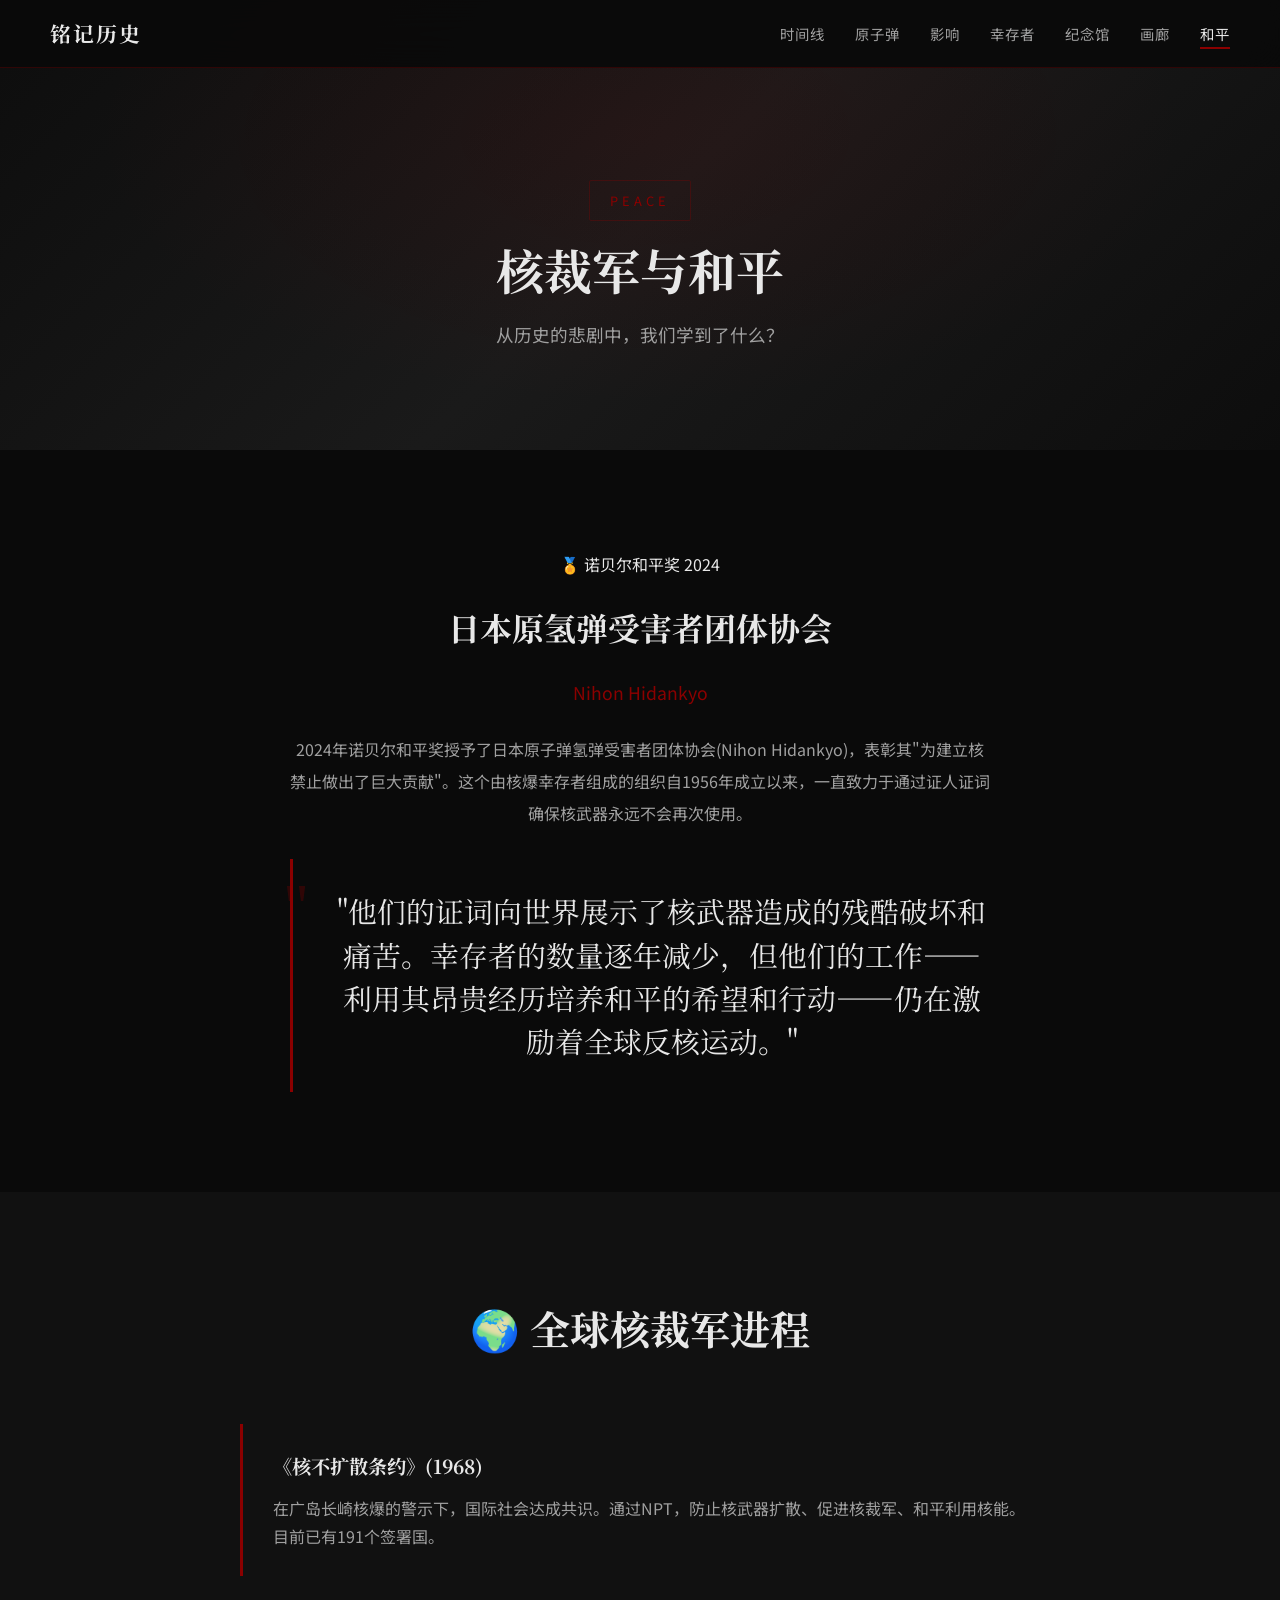
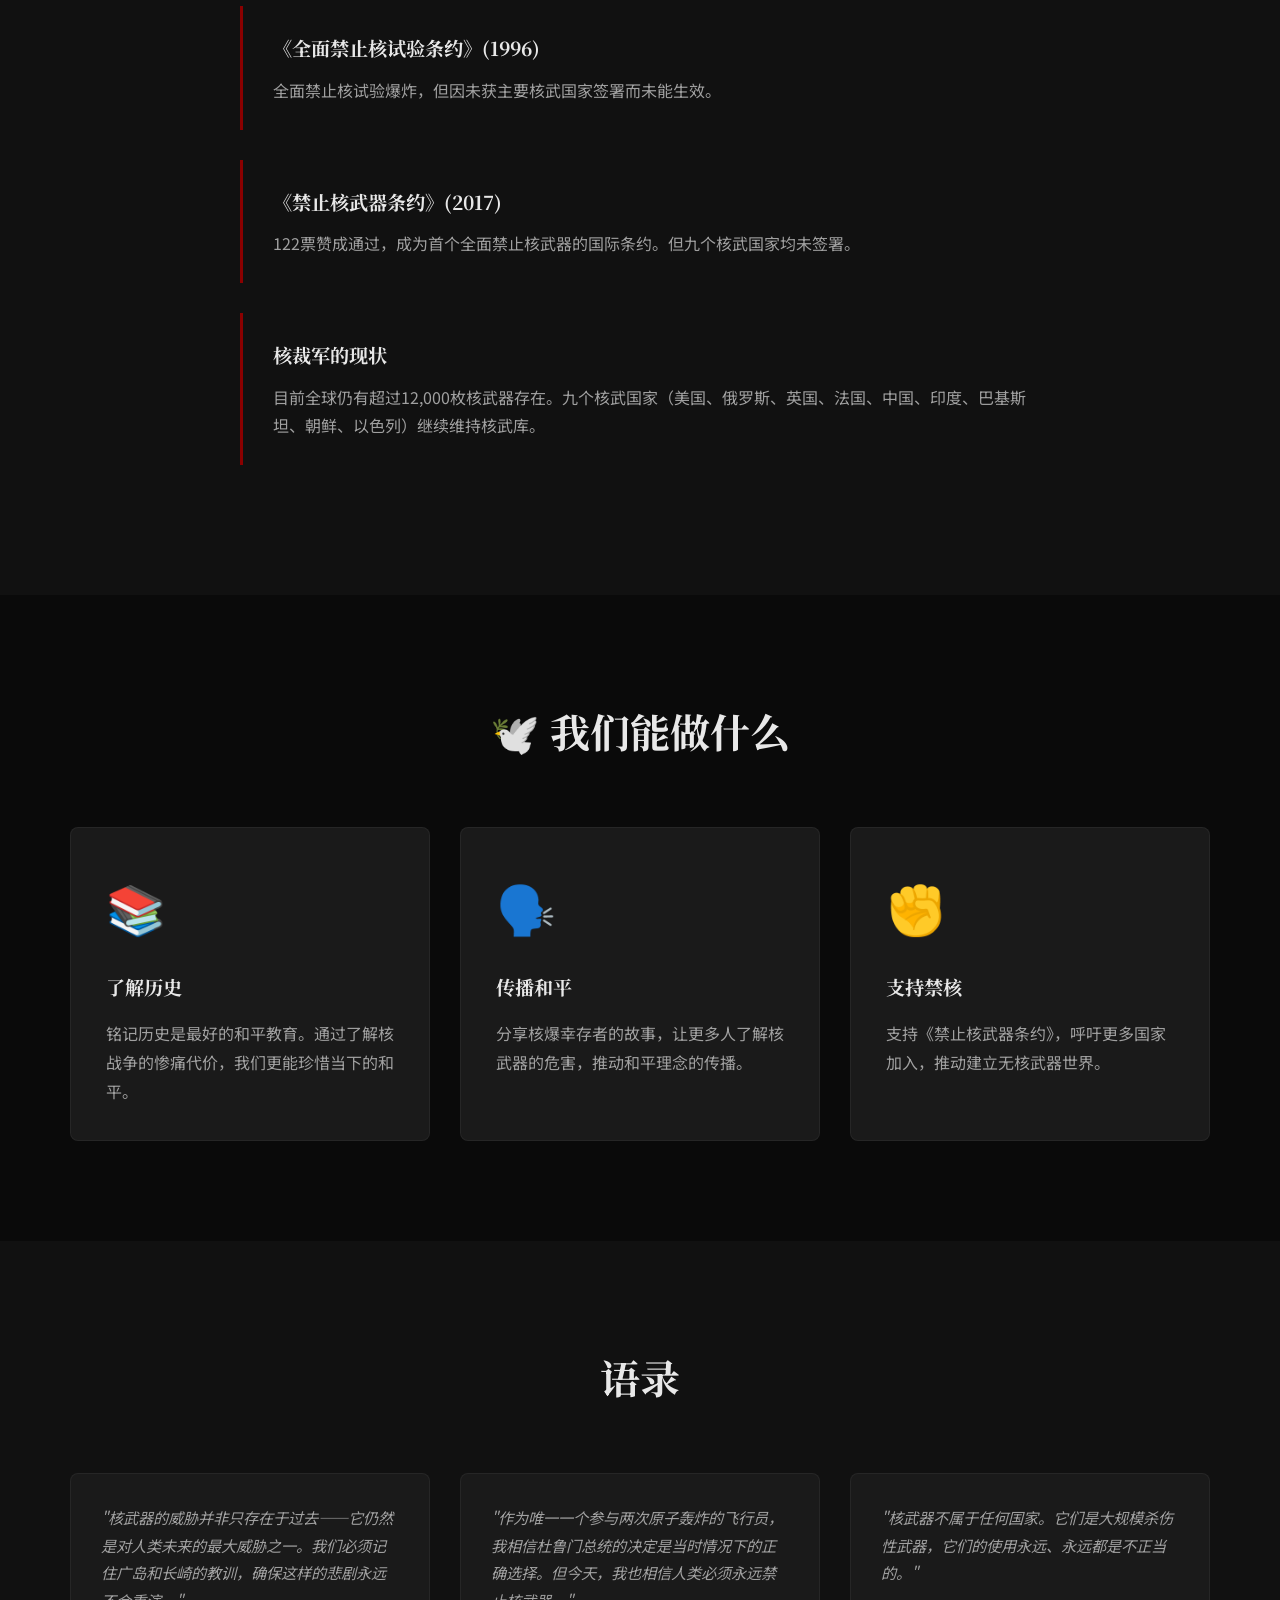
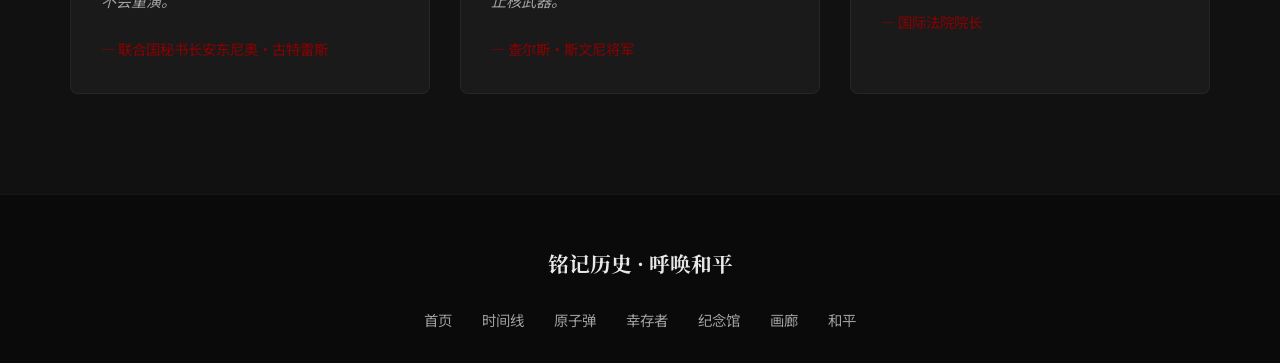
<file: peace.html>
<!DOCTYPE html>
<html lang="zh-CN">
<head>
    <meta charset="UTF-8">
    <meta name="viewport" content="width=device-width, initial-scale=1.0">
    <title>和平与核裁军 — 日本核战历史回顾</title>
    <link href="https://fonts.googleapis.com/css2?family=Noto+Serif+SC:wght@400;600;700&family=Noto+Sans+SC:wght@300;400;500;700&display=swap" rel="stylesheet">
    <link href="https://unpkg.com/aos@2.3.1/dist/aos.css" rel="stylesheet">
    <link href="css/style.css" rel="stylesheet">
</head>
<body>
    <nav class="nav" id="navbar">
        <a href="index.html" class="nav-logo">铭记历史</a>
        <ul class="nav-links">
            <li><a href="timeline.html">时间线</a></li>
            <li><a href="bombs.html">原子弹</a></li>
            <li><a href="impact.html">影响</a></li>
            <li><a href="survivors.html">幸存者</a></li>
            <li><a href="memorial.html">纪念馆</a></li>
            <li><a href="gallery.html">画廊</a></li>
            <li><a href="peace.html" class="active">和平</a></li>
        </ul>
        <div class="nav-toggle" onclick="toggleMenu()"><span></span><span></span><span></span></div>
    </nav>
    <div class="mobile-menu" id="mobileMenu">
        <a href="index.html">首页</a>
        <a href="timeline.html">时间线</a>
        <a href="bombs.html">原子弹</a>
        <a href="impact.html">影响</a>
        <a href="survivors.html">幸存者</a>
        <a href="memorial.html">纪念馆</a>
        <a href="gallery.html">画廊</a>
        <a href="peace.html" class="active">和平</a>
    </div>

    <header class="page-header">
        <div class="container">
            <span class="page-tag">PEACE</span>
            <h1 class="page-title">核裁军与和平</h1>
            <p class="page-subtitle">从历史的悲剧中，我们学到了什么？</p>
        </div>
    </header>

    <!-- 诺贝尔和平奖 -->
    <section class="section">
        <div class="container">
            <div class="nobel-feature" data-aos="fade-up">
                <div class="nobel-badge">🏅 诺贝尔和平奖 2024</div>
                <h2>日本原氢弹受害者团体协会</h2>
                <p class="nobel-org">Nihon Hidankyo</p>
                <p class="nobel-desc">2024年诺贝尔和平奖授予了日本原子弹氢弹受害者团体协会(Nihon Hidankyo)，表彰其"为建立核禁止做出了巨大贡献"。这个由核爆幸存者组成的组织自1956年成立以来，一直致力于通过证人证词确保核武器永远不会再次使用。</p>
                <blockquote class="quote">
                    "他们的证词向世界展示了核武器造成的残酷破坏和痛苦。幸存者的数量逐年减少，但他们的工作——利用其昂贵经历培养和平的希望和行动——仍在激励着全球反核运动。"
                </blockquote>
            </div>
        </div>
    </section>

    <!-- 全球核裁军 -->
    <section class="section section-alt">
        <div class="container">
            <div class="section-header" data-aos="fade-up">
                <h2 class="section-title">🌍 全球核裁军进程</h2>
            </div>
            <div class="peace-timeline">
                <div class="peace-item" data-aos="fade-up">
                    <h3>《核不扩散条约》(1968)</h3>
                    <p>在广岛长崎核爆的警示下，国际社会达成共识。通过NPT，防止核武器扩散、促进核裁军、和平利用核能。目前已有191个签署国。</p>
                </div>
                <div class="peace-item" data-aos="fade-up">
                    <h3>《全面禁止核试验条约》(1996)</h3>
                    <p>全面禁止核试验爆炸，但因未获主要核武国家签署而未能生效。</p>
                </div>
                <div class="peace-item" data-aos="fade-up">
                    <h3>《禁止核武器条约》(2017)</h3>
                    <p>122票赞成通过，成为首个全面禁止核武器的国际条约。但九个核武国家均未签署。</p>
                </div>
                <div class="peace-item" data-aos="fade-up">
                    <h3>核裁军的现状</h3>
                    <p>目前全球仍有超过12,000枚核武器存在。九个核武国家（美国、俄罗斯、英国、法国、中国、印度、巴基斯坦、朝鲜、以色列）继续维持核武库。</p>
                </div>
            </div>
        </div>
    </section>

    <!-- 我们能做什么 -->
    <section class="section">
        <div class="container">
            <div class="section-header" data-aos="fade-up">
                <h2 class="section-title">🕊️ 我们能做什么</h2>
            </div>
            <div class="card-grid card-grid-3">
                <div class="card" data-aos="fade-up">
                    <div style="font-size: 3rem; margin-bottom: 20px;">📚</div>
                    <h3 style="font-family: 'Noto Serif SC', serif; font-size: 1.2rem; margin-bottom: 15px;">了解历史</h3>
                    <p style="color: var(--text-secondary); line-height: 1.8;">铭记历史是最好的和平教育。通过了解核战争的惨痛代价，我们更能珍惜当下的和平。</p>
                </div>
                <div class="card" data-aos="fade-up" data-aos-delay="100">
                    <div style="font-size: 3rem; margin-bottom: 20px;">🗣️</div>
                    <h3 style="font-family: 'Noto Serif SC', serif; font-size: 1.2rem; margin-bottom: 15px;">传播和平</h3>
                    <p style="color: var(--text-secondary); line-height: 1.8;">分享核爆幸存者的故事，让更多人了解核武器的危害，推动和平理念的传播。</p>
                </div>
                <div class="card" data-aos="fade-up" data-aos-delay="200">
                    <div style="font-size: 3rem; margin-bottom: 20px;">✊</div>
                    <h3 style="font-family: 'Noto Serif SC', serif; font-size: 1.2rem; margin-bottom: 15px;">支持禁核</h3>
                    <p style="color: var(--text-secondary); line-height: 1.8;">支持《禁止核武器条约》，呼吁更多国家加入，推动建立无核武器世界。</p>
                </div>
            </div>
        </div>
    </section>

    <!-- 名人语录 -->
    <section class="section section-alt">
        <div class="container">
            <div class="section-header" data-aos="fade-up">
                <h2 class="section-title">语录</h2>
            </div>
            <div class="quotes-grid">
                <div class="quote-card" data-aos="fade-up">
                    <p>"核武器的威胁并非只存在于过去——它仍然是对人类未来的最大威胁之一。我们必须记住广岛和长崎的教训，确保这样的悲剧永远不会重演。"</p>
                    <span>— 联合国秘书长安东尼奥·古特雷斯</span>
                </div>
                <div class="quote-card" data-aos="fade-up" data-aos-delay="100">
                    <p>"作为唯一一个参与两次原子轰炸的飞行员，我相信杜鲁门总统的决定是当时情况下的正确选择。但今天，我也相信人类必须永远禁止核武器。"</p>
                    <span>— 查尔斯·斯文尼将军</span>
                </div>
                <div class="quote-card" data-aos="fade-up" data-aos-delay="200">
                    <p>"核武器不属于任何国家。它们是大规模杀伤性武器，它们的使用永远、永远都是不正当的。"</p>
                    <span>— 国际法院院长</span>
                </div>
            </div>
        </div>
    </section>

    <footer class="footer">
        <div class="container">
            <div class="footer-logo">铭记历史 · 呼唤和平</div>
            <div class="footer-nav">
                <a href="index.html">首页</a>
                <a href="timeline.html">时间线</a>
                <a href="bombs.html">原子弹</a>
                <a href="survivors.html">幸存者</a>
                <a href="memorial.html">纪念馆</a>
                <a href="gallery.html">画廊</a>
                <a href="peace.html">和平</a>
            </div>
        </div>
    </footer>

    <style>
        .nobel-feature { max-width: 700px; margin: 0 auto; text-align: center; }
        .nobel-feature h2 { font-family: 'Noto Serif SC', serif; font-size: 2rem; margin: 20px 0; }
        .nobel-org { color: var(--accent-red); font-size: 1.1rem; margin-bottom: 25px; }
        .nobel-desc { color: var(--text-secondary); line-height: 2; margin-bottom: 30px; }
        .peace-timeline { max-width: 800px; margin: 0 auto; }
        .peace-item { padding: 25px 0 25px 30px; border-left: 3px solid var(--accent-red); margin-bottom: 30px; }
        .peace-item h3 { font-family: 'Noto Serif SC', serif; font-size: 1.2rem; margin-bottom: 10px; }
        .peace-item p { color: var(--text-secondary); line-height: 1.8; }
        .quotes-grid { display: grid; grid-template-columns: repeat(3, 1fr); gap: 30px; }
        .quote-card { background: var(--bg-card); border: 1px solid rgba(255,255,255,0.05); border-radius: 8px; padding: 30px; }
        .quote-card p { font-style: italic; color: var(--text-secondary); line-height: 1.8; margin-bottom: 20px; font-size: 0.95rem; }
        .quote-card span { color: var(--accent-red); font-size: 0.9rem; }
        @media (max-width: 1024px) { .quotes-grid { grid-template-columns: 1fr; } }
    </style>

    <script src="https://unpkg.com/aos@2.3.1/dist/aos.js"></script>
    <script>
        AOS.init({ duration: 800, easing: 'ease-out-cubic', once: true, offset: 100 });
        window.addEventListener('scroll', () => document.getElementById('navbar').classList.toggle('scrolled', window.scrollY > 50));
        function toggleMenu() { document.getElementById('mobileMenu').classList.toggle('active'); }
    </script>
</body>
</html>
</file>
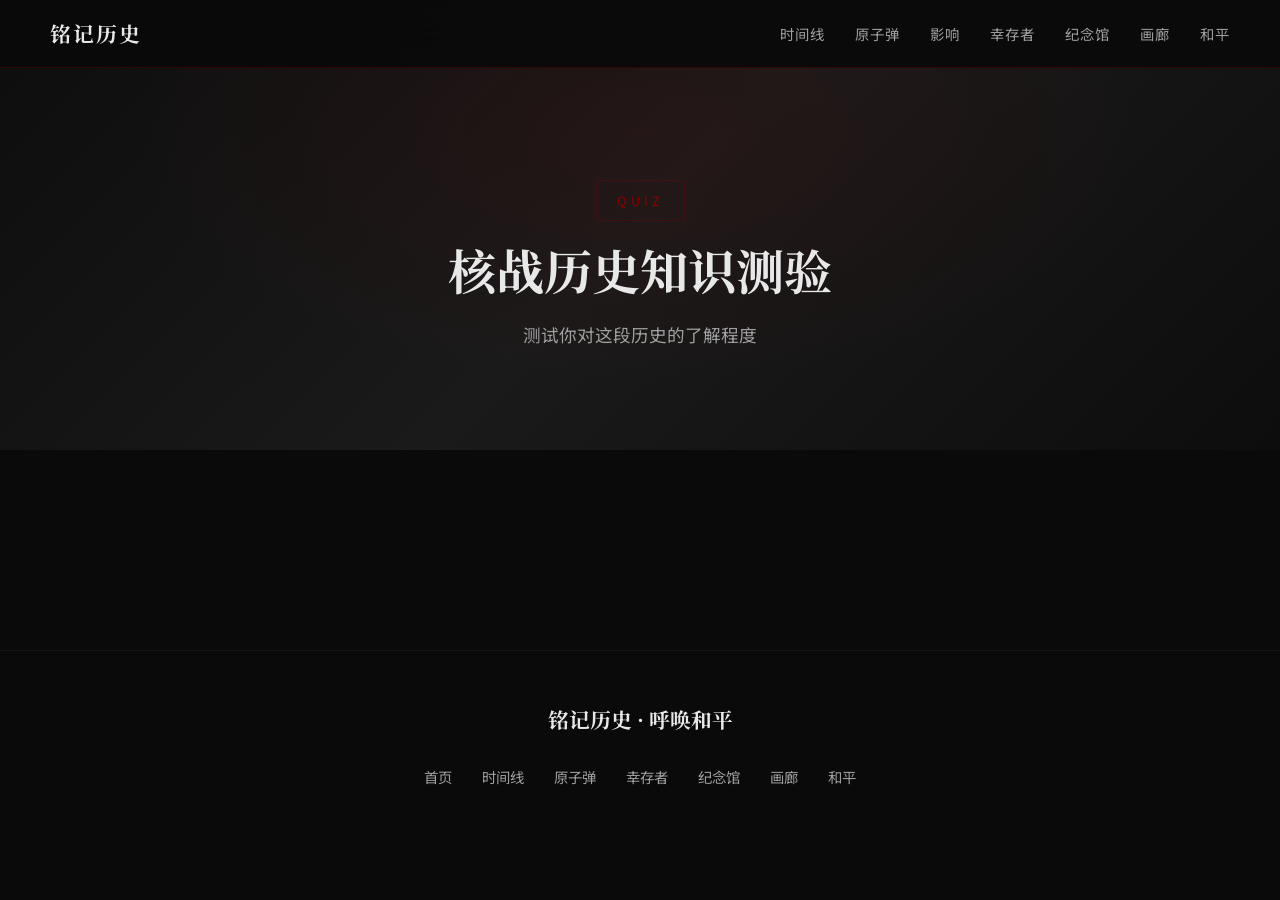
<file: quiz.html>
<!DOCTYPE html>
<html lang="zh-CN">
<head>
    <meta charset="UTF-8">
    <meta name="viewport" content="width=device-width, initial-scale=1.0">
    <title>知识测验 — 日本核战历史回顾</title>
    <link href="https://fonts.googleapis.com/css2?family=Noto+Serif+SC:wght@400;600;700&family=Noto+Sans+SC:wght@300;400;500;700&display=swap" rel="stylesheet">
    <link href="https://unpkg.com/aos@2.3.1/dist/aos.css" rel="stylesheet">
    <link href="css/style.css" rel="stylesheet">
</head>
<body>
    <nav class="nav" id="navbar">
        <a href="index.html" class="nav-logo">铭记历史</a>
        <ul class="nav-links">
            <li><a href="timeline.html">时间线</a></li>
            <li><a href="bombs.html">原子弹</a></li>
            <li><a href="impact.html">影响</a></li>
            <li><a href="survivors.html">幸存者</a></li>
            <li><a href="memorial.html">纪念馆</a></li>
            <li><a href="gallery.html">画廊</a></li>
            <li><a href="peace.html">和平</a></li>
        </ul>
        <div class="nav-toggle" onclick="toggleMenu()"><span></span><span></span><span></span></div>
    </nav>
    <div class="mobile-menu" id="mobileMenu">
        <a href="index.html">首页</a>
        <a href="timeline.html">时间线</a>
        <a href="bombs.html">原子弹</a>
        <a href="impact.html">影响</a>
        <a href="survivors.html">幸存者</a>
        <a href="memorial.html">纪念馆</a>
        <a href="gallery.html">画廊</a>
        <a href="peace.html">和平</a>
    </div>

    <header class="page-header">
        <div class="container">
            <span class="page-tag">QUIZ</span>
            <h1 class="page-title">核战历史知识测验</h1>
            <p class="page-subtitle">测试你对这段历史的了解程度</p>
        </div>
    </header>

    <section class="section">
        <div class="container">
            <div class="quiz-container" id="quizContainer">
                <!-- Quiz will be generated by JavaScript -->
            </div>
            
            <div class="quiz-result" id="quizResult" style="display: none;">
                <div class="quiz-score" id="quizScore">0/5</div>
                <div class="quiz-feedback" id="quizFeedback"></div>
                <button class="quiz-restart" onclick="restartQuiz()">重新测试</button>
            </div>
        </div>
    </section>

    <footer class="footer">
        <div class="container">
            <div class="footer-logo">铭记历史 · 呼唤和平</div>
            <div class="footer-nav">
                <a href="index.html">首页</a>
                <a href="timeline.html">时间线</a>
                <a href="bombs.html">原子弹</a>
                <a href="survivors.html">幸存者</a>
                <a href="memorial.html">纪念馆</a>
                <a href="gallery.html">画廊</a>
                <a href="peace.html">和平</a>
            </div>
        </div>
    </footer>

    <style>
        .quiz-container { max-width: 700px; margin: 0 auto; }
        .quiz-card {
            background: var(--bg-card);
            border: 1px solid rgba(255,255,255,0.05);
            border-radius: 8px;
            padding: 35px;
            margin-bottom: 30px;
        }
        .quiz-question {
            font-size: 1.15rem;
            font-weight: 500;
            margin-bottom: 25px;
            line-height: 1.6;
        }
        .quiz-options { display: flex; flex-direction: column; gap: 12px; }
        .quiz-option {
            padding: 15px 20px;
            background: rgba(0,0,0,0.3);
            border: 1px solid rgba(255,255,255,0.1);
            border-radius: 4px;
            cursor: pointer;
            transition: all 0.3s ease;
        }
        .quiz-option:hover { border-color: rgba(139, 0, 0, 0.5); background: rgba(139, 0, 0, 0.1); }
        .quiz-option.selected { border-color: var(--accent-red); background: rgba(139, 0, 0, 0.2); }
        .quiz-option.correct { border-color: #00cc66; background: rgba(0, 204, 102, 0.2); }
        .quiz-option.wrong { border-color: var(--accent-red); background: rgba(139, 0, 0, 0.2); }
        .quiz-result {
            text-align: center;
            padding: 50px;
            background: var(--bg-card);
            border-radius: 8px;
            border: 1px solid rgba(139, 0, 0, 0.3);
            max-width: 500px;
            margin: 0 auto;
        }
        .quiz-score { font-family: 'Noto Serif SC', serif; font-size: 4rem; font-weight: 700; color: var(--accent-red); margin-bottom: 15px; }
        .quiz-feedback { color: var(--text-secondary); font-size: 1.05rem; margin-bottom: 30px; line-height: 1.6; }
        .quiz-restart {
            display: inline-block;
            padding: 14px 35px;
            background: var(--accent-red);
            color: white;
            border: none;
            border-radius: 4px;
            font-size: 1rem;
            cursor: pointer;
            transition: all 0.3s ease;
        }
        .quiz-restart:hover { background: var(--accent-red-light); transform: translateY(-2px); }
        .quiz-nav { display: flex; justify-content: center; gap: 20px; margin-top: 30px; }
        .quiz-prev, .quiz-next {
            padding: 12px 30px;
            border: 1px solid rgba(255,255,255,0.3);
            background: transparent;
            color: var(--text-primary);
            border-radius: 4px;
            cursor: pointer;
            transition: all 0.3s ease;
        }
        .quiz-prev:hover, .quiz-next:hover { border-color: var(--accent-red); }
    </style>

    <script src="https://unpkg.com/aos@2.3.1/dist/aos.js"></script>
    <script>
        const quizData = [
            {
                question: "人类历史上第一颗用于实战的原子弹于何时何地投下？",
                options: ["1945年8月6日 广岛", "1945年8月9日 长崎", "1945年7月16日 新墨西哥", "1945年8月6日 长崎"],
                correct: 0
            },
            {
                question: "广岛原子弹"小男孩"是什么类型的核武器？",
                options: ["钚弹", "铀弹", "氢弹", "三相弹"],
                correct: 1
            },
            {
                question: "根据官方统计，广岛原子弹爆炸当日死亡人数约为多少？",
                options: ["约3万人", "约8万人", "约15万人", "约25万人"],
                correct: 1
            },
            {
                question: "2024年诺贝尔和平奖授予了哪个组织？",
                options: ["国际原子能机构", "日本原氢弹受害者团体协会", "广岛和平纪念馆", "联合国裁军事务厅"],
                correct: 1
            },
            {
                question: "《禁止核武器条约》于哪一年在联合国通过？",
                options: ["1968年", "1987年", "1996年", "2017年"],
                correct: 3
            }
        ];

        let currentQuestion = 0;
        let score = 0;
        let answered = [];

        function renderQuiz() {
            const container = document.getElementById('quizContainer');
            const q = quizData[currentQuestion];
            
            let html = `
                <div class="quiz-card" data-aos="fade-up">
                    <div class="quiz-question">第${currentQuestion + 1}题：${q.question}</div>
                    <div class="quiz-options">
                        ${q.options.map((opt, i) => `
                            <div class="quiz-option" onclick="selectAnswer(${i})">${opt}</div>
                        `).join('')}
                    </div>
                </div>
                <div class="quiz-nav">
                    <button class="quiz-prev" onclick="prevQuestion()" ${currentQuestion === 0 ? 'disabled style="opacity:0.3"' : ''}>上一题</button>
                    <button class="quiz-next" onclick="nextQuestion()" ${currentQuestion === quizData.length - 1 ? 'disabled style="opacity:0.3"' : ''}>下一题</button>
                </div>
            `;
            container.innerHTML = html;
            
            if (answered[currentQuestion] !== undefined) {
                const options = container.querySelectorAll('.quiz-option');
                options.forEach((opt, i) => {
                    if (i === quizData[currentQuestion].correct) opt.classList.add('correct');
                    if (i === answered[currentQuestion] && i !== quizData[currentQuestion].correct) opt.classList.add('wrong');
                    opt.style.pointerEvents = 'none';
                });
            }
        }

        function selectAnswer(index) {
            if (answered[currentQuestion] !== undefined) return;
            answered[currentQuestion] = index;
            if (index === quizData[currentQuestion].correct) score++;
            renderQuiz();
        }

        function nextQuestion() {
            if (currentQuestion < quizData.length - 1) {
                currentQuestion++;
                renderQuiz();
            } else {
                showResult();
            }
        }

        function prevQuestion() {
            if (currentQuestion > 0) {
                currentQuestion--;
                renderQuiz();
            }
        }

        function showResult() {
            document.getElementById('quizContainer').style.display = 'none';
            const resultDiv = document.getElementById('quizResult');
            resultDiv.style.display = 'block';
            document.getElementById('quizScore').textContent = score + '/' + quizData.length;
            
            let feedback = '';
            if (score === quizData.length) {
                feedback = '太棒了！你对这段历史了解得非常透彻。';
            } else if (score >= quizData.length * 0.6) {
                feedback = '不错的成绩！你对核战历史有了基本的了解。';
            } else {
                feedback = '建议回顾一下网站的内容，加深对这段历史的认识。';
            }
            document.getElementById('quizFeedback').textContent = feedback;
        }

        function restartQuiz() {
            currentQuestion = 0;
            score = 0;
            answered = [];
            document.getElementById('quizContainer').style.display = 'block';
            document.getElementById('quizResult').style.display = 'none';
            renderQuiz();
        }

        AOS.init({ duration: 800, easing: 'ease-out-cubic', once: true, offset: 100 });
        window.addEventListener('scroll', () => document.getElementById('navbar').classList.toggle('scrolled', window.scrollY > 50));
        function toggleMenu() { document.getElementById('mobileMenu').classList.toggle('active'); }
        
        renderQuiz();
    </script>
</body>
</html>
</file>
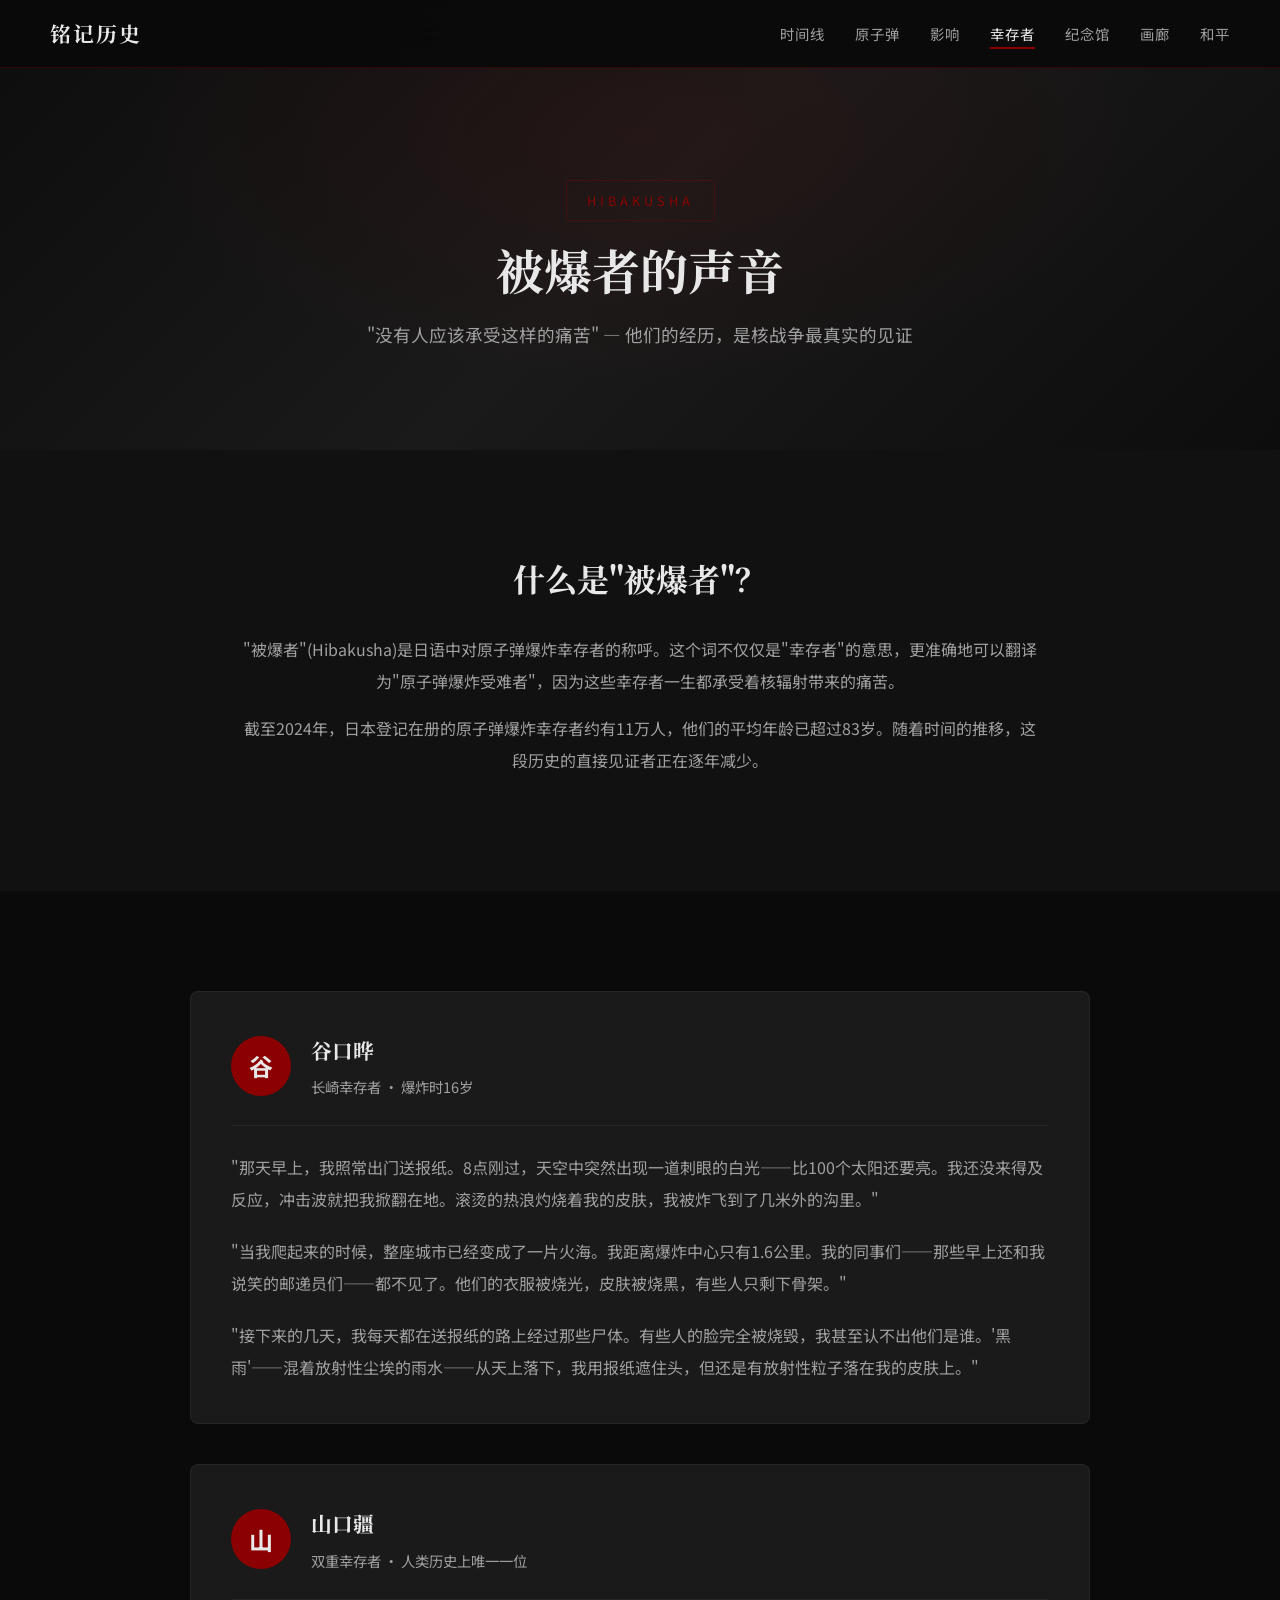
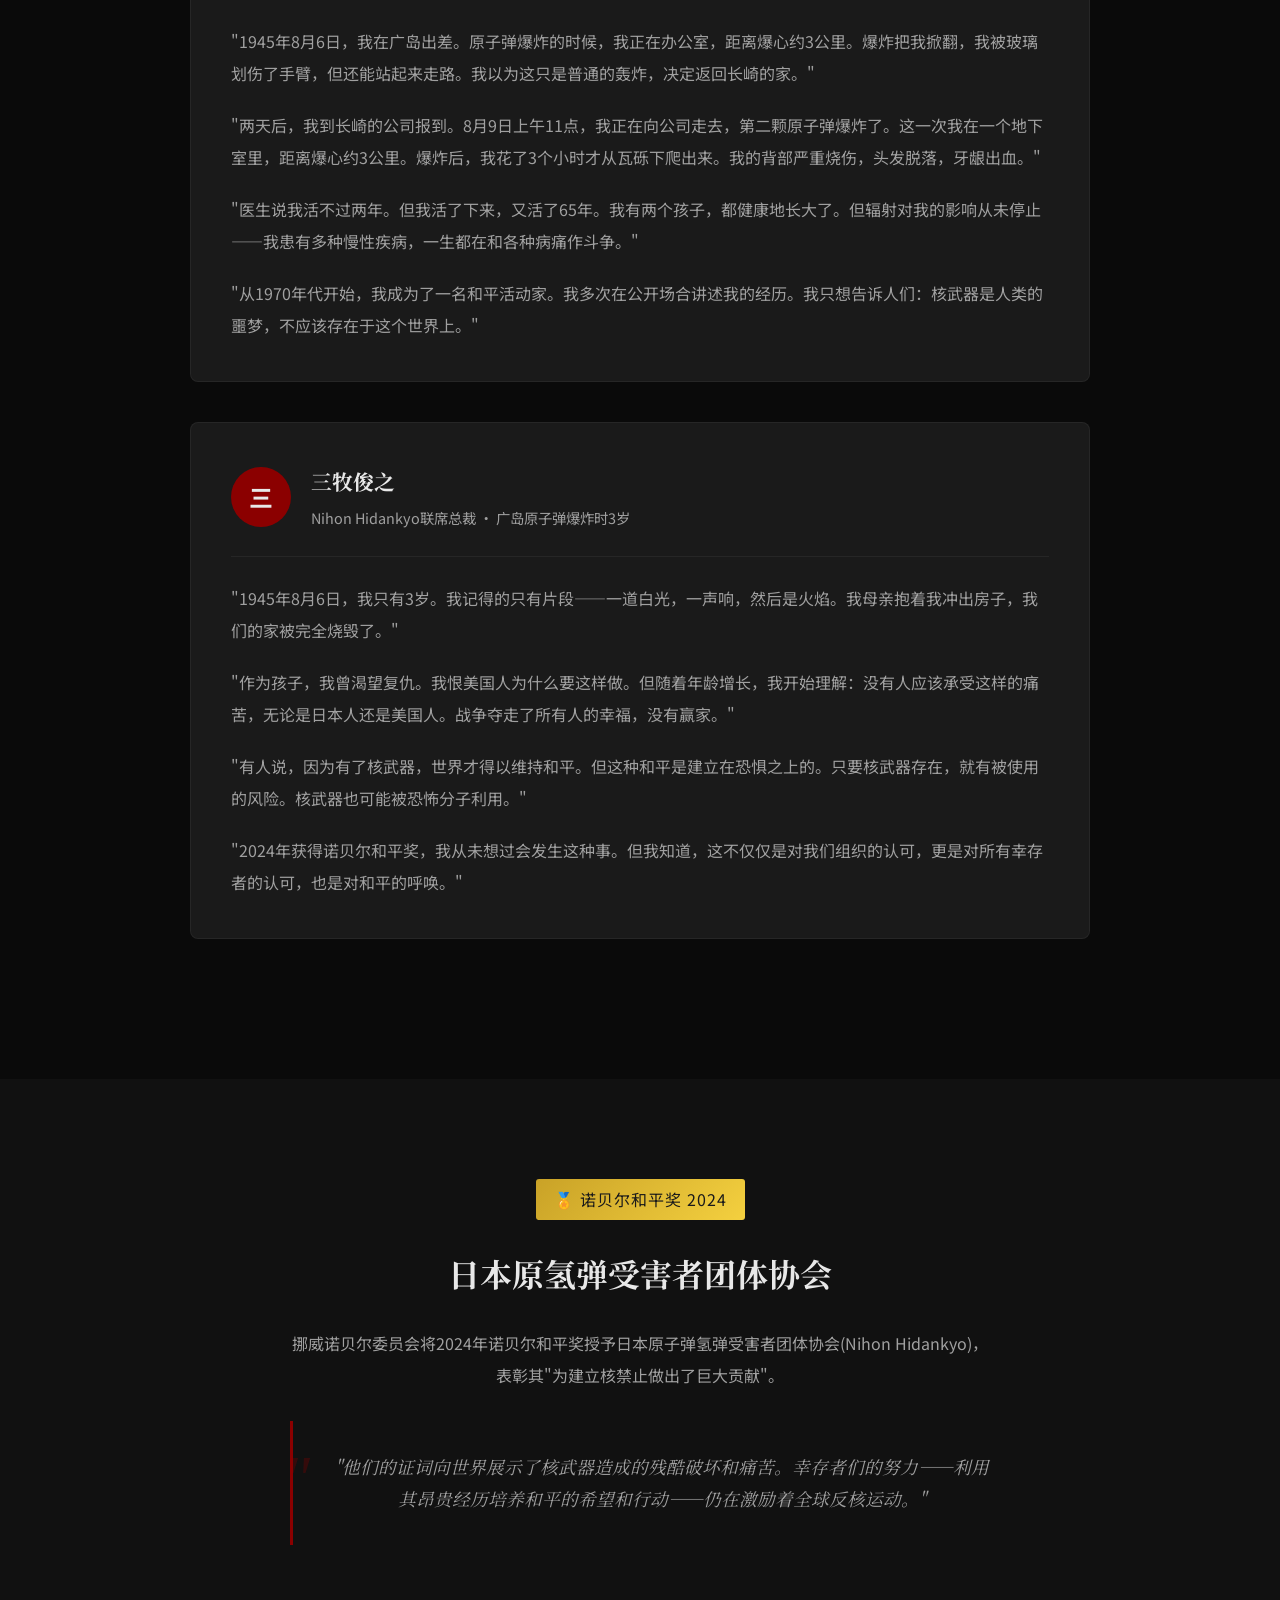
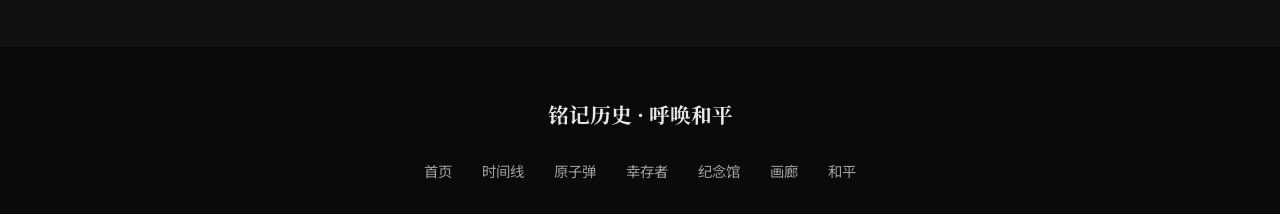
<file: survivors.html>
<!DOCTYPE html>
<html lang="zh-CN">
<head>
    <meta charset="UTF-8">
    <meta name="viewport" content="width=device-width, initial-scale=1.0">
    <title>幸存者证词 — 日本核战历史回顾</title>
    <link href="https://fonts.googleapis.com/css2?family=Noto+Serif+SC:wght@400;600;700&family=Noto+Sans+SC:wght@300;400;500;700&display=swap" rel="stylesheet">
    <link href="https://unpkg.com/aos@2.3.1/dist/aos.css" rel="stylesheet">
    <link href="css/style.css" rel="stylesheet">
</head>
<body>
    <nav class="nav" id="navbar">
        <a href="index.html" class="nav-logo">铭记历史</a>
        <ul class="nav-links">
            <li><a href="timeline.html">时间线</a></li>
            <li><a href="bombs.html">原子弹</a></li>
            <li><a href="impact.html">影响</a></li>
            <li><a href="survivors.html" class="active">幸存者</a></li>
            <li><a href="memorial.html">纪念馆</a></li>
            <li><a href="gallery.html">画廊</a></li>
            <li><a href="peace.html">和平</a></li>
        </ul>
        <div class="nav-toggle" onclick="toggleMenu()"><span></span><span></span><span></span></div>
    </nav>
    <div class="mobile-menu" id="mobileMenu">
        <a href="index.html">首页</a>
        <a href="timeline.html">时间线</a>
        <a href="bombs.html">原子弹</a>
        <a href="impact.html">影响</a>
        <a href="survivors.html" class="active">幸存者</a>
        <a href="memorial.html">纪念馆</a>
        <a href="gallery.html">画廊</a>
        <a href="peace.html">和平</a>
    </div>

    <header class="page-header">
        <div class="container">
            <span class="page-tag">HIBAKUSHA</span>
            <h1 class="page-title">被爆者的声音</h1>
            <p class="page-subtitle">"没有人应该承受这样的痛苦" — 他们的经历，是核战争最真实的见证</p>
        </div>
    </header>

    <!-- 什么是被爆者 -->
    <section class="section section-alt">
        <div class="container">
            <div class="intro-section" data-aos="fade-up">
                <h2>什么是"被爆者"？</h2>
                <p>"被爆者"(Hibakusha)是日语中对原子弹爆炸幸存者的称呼。这个词不仅仅是"幸存者"的意思，更准确地可以翻译为"原子弹爆炸受难者"，因为这些幸存者一生都承受着核辐射带来的痛苦。</p>
                <p>截至2024年，日本登记在册的原子弹爆炸幸存者约有11万人，他们的平均年龄已超过83岁。随着时间的推移，这段历史的直接见证者正在逐年减少。</p>
            </div>
        </div>
    </section>

    <!-- 幸存者证词 -->
    <section class="section">
        <div class="container">
            <div class="testimonies">
                <div class="testimony-card" data-aos="fade-up">
                    <div class="testimony-header">
                        <div class="testimony-avatar">谷</div>
                        <div class="testimony-info">
                            <h3>谷口晔</h3>
                            <p>长崎幸存者 · 爆炸时16岁</p>
                        </div>
                    </div>
                    <div class="testimony-content">
                        <p>"那天早上，我照常出门送报纸。8点刚过，天空中突然出现一道刺眼的白光——比100个太阳还要亮。我还没来得及反应，冲击波就把我掀翻在地。滚烫的热浪灼烧着我的皮肤，我被炸飞到了几米外的沟里。"</p>
                        <p>"当我爬起来的时候，整座城市已经变成了一片火海。我距离爆炸中心只有1.6公里。我的同事们——那些早上还和我说笑的邮递员们——都不见了。他们的衣服被烧光，皮肤被烧黑，有些人只剩下骨架。"</p>
                        <p>"接下来的几天，我每天都在送报纸的路上经过那些尸体。有些人的脸完全被烧毁，我甚至认不出他们是谁。'黑雨'——混着放射性尘埃的雨水——从天上落下，我用报纸遮住头，但还是有放射性粒子落在我的皮肤上。"</p>
                    </div>
                </div>

                <div class="testimony-card" data-aos="fade-up" data-aos-delay="100">
                    <div class="testimony-header">
                        <div class="testimony-avatar">山</div>
                        <div class="testimony-info">
                            <h3>山口疆</h3>
                            <p>双重幸存者 · 人类历史上唯一一位</p>
                        </div>
                    </div>
                    <div class="testimony-content">
                        <p>"1945年8月6日，我在广岛出差。原子弹爆炸的时候，我正在办公室，距离爆心约3公里。爆炸把我掀翻，我被玻璃划伤了手臂，但还能站起来走路。我以为这只是普通的轰炸，决定返回长崎的家。"</p>
                        <p>"两天后，我到长崎的公司报到。8月9日上午11点，我正在向公司走去，第二颗原子弹爆炸了。这一次我在一个地下室里，距离爆心约3公里。爆炸后，我花了3个小时才从瓦砾下爬出来。我的背部严重烧伤，头发脱落，牙龈出血。"</p>
                        <p>"医生说我活不过两年。但我活了下来，又活了65年。我有两个孩子，都健康地长大了。但辐射对我的影响从未停止——我患有多种慢性疾病，一生都在和各种病痛作斗争。"</p>
                        <p>"从1970年代开始，我成为了一名和平活动家。我多次在公开场合讲述我的经历。我只想告诉人们：核武器是人类的噩梦，不应该存在于这个世界上。"</p>
                    </div>
                </div>

                <div class="testimony-card" data-aos="fade-up" data-aos-delay="200">
                    <div class="testimony-header">
                        <div class="testimony-avatar">三</div>
                        <div class="testimony-info">
                            <h3>三牧俊之</h3>
                            <p>Nihon Hidankyo联席总裁 · 广岛原子弹爆炸时3岁</p>
                        </div>
                    </div>
                    <div class="testimony-content">
                        <p>"1945年8月6日，我只有3岁。我记得的只有片段——一道白光，一声响，然后是火焰。我母亲抱着我冲出房子，我们的家被完全烧毁了。"</p>
                        <p>"作为孩子，我曾渴望复仇。我恨美国人为什么要这样做。但随着年龄增长，我开始理解：没有人应该承受这样的痛苦，无论是日本人还是美国人。战争夺走了所有人的幸福，没有赢家。"</p>
                        <p>"有人说，因为有了核武器，世界才得以维持和平。但这种和平是建立在恐惧之上的。只要核武器存在，就有被使用的风险。核武器也可能被恐怖分子利用。"</p>
                        <p>"2024年获得诺贝尔和平奖，我从未想过会发生这种事。但我知道，这不仅仅是对我们组织的认可，更是对所有幸存者的认可，也是对和平的呼唤。"</p>
                    </div>
                </div>
            </div>
        </div>
    </section>

    <!-- 诺贝尔奖 -->
    <section class="section section-alt">
        <div class="container">
            <div class="nobel-section" data-aos="fade-up">
                <div class="badge badge-gold" style="font-size: 1rem;">🏅 诺贝尔和平奖 2024</div>
                <h2 style="font-family: 'Noto Serif SC', serif; font-size: 2rem; margin: 25px 0;">日本原氢弹受害者团体协会</h2>
                <p style="color: var(--text-secondary); line-height: 2; margin-bottom: 30px;">挪威诺贝尔委员会将2024年诺贝尔和平奖授予日本原子弹氢弹受害者团体协会(Nihon Hidankyo)，表彰其"为建立核禁止做出了巨大贡献"。</p>
                <blockquote class="quote">
                    "他们的证词向世界展示了核武器造成的残酷破坏和痛苦。幸存者们的努力——利用其昂贵经历培养和平的希望和行动——仍在激励着全球反核运动。"
                </blockquote>
            </div>
        </div>
    </section>

    <footer class="footer">
        <div class="container">
            <div class="footer-logo">铭记历史 · 呼唤和平</div>
            <div class="footer-nav">
                <a href="index.html">首页</a>
                <a href="timeline.html">时间线</a>
                <a href="bombs.html">原子弹</a>
                <a href="survivors.html">幸存者</a>
                <a href="memorial.html">纪念馆</a>
                <a href="gallery.html">画廊</a>
                <a href="peace.html">和平</a>
            </div>
        </div>
    </footer>

    <style>
        .intro-section { max-width: 800px; margin: 0 auto; text-align: center; }
        .intro-section h2 { font-family: 'Noto Serif SC', serif; font-size: 2rem; margin-bottom: 25px; }
        .intro-section p { color: var(--text-secondary); line-height: 2; margin-bottom: 15px; }
        .testimonies { max-width: 900px; margin: 0 auto; }
        .testimony-card { background: var(--bg-card); border: 1px solid rgba(255,255,255,0.05); border-radius: 8px; padding: 40px; margin-bottom: 40px; }
        .testimony-header { display: flex; align-items: center; gap: 20px; margin-bottom: 25px; padding-bottom: 25px; border-bottom: 1px solid rgba(255,255,255,0.05); }
        .testimony-avatar { width: 60px; height: 60px; background: var(--accent-red); border-radius: 50%; display: flex; align-items: center; justify-content: center; font-size: 1.5rem; font-weight: 700; }
        .testimony-info h3 { font-family: 'Noto Serif SC', serif; font-size: 1.3rem; margin-bottom: 5px; }
        .testimony-info p { font-size: 0.9rem; color: var(--text-secondary); }
        .testimony-content p { color: var(--text-secondary); line-height: 2; margin-bottom: 20px; }
        .testimony-content p:last-child { margin-bottom: 0; }
        .nobel-section { max-width: 700px; margin: 0 auto; text-align: center; }
        .quote { font-size: 1.1rem; font-style: italic; color: var(--text-secondary); line-height: 1.8; }
    </style>

    <script src="https://unpkg.com/aos@2.3.1/dist/aos.js"></script>
    <script>
        AOS.init({ duration: 800, easing: 'ease-out-cubic', once: true, offset: 100 });
        window.addEventListener('scroll', () => document.getElementById('navbar').classList.toggle('scrolled', window.scrollY > 50));
        function toggleMenu() { document.getElementById('mobileMenu').classList.toggle('active'); }
    </script>
</body>
</html>
</file>
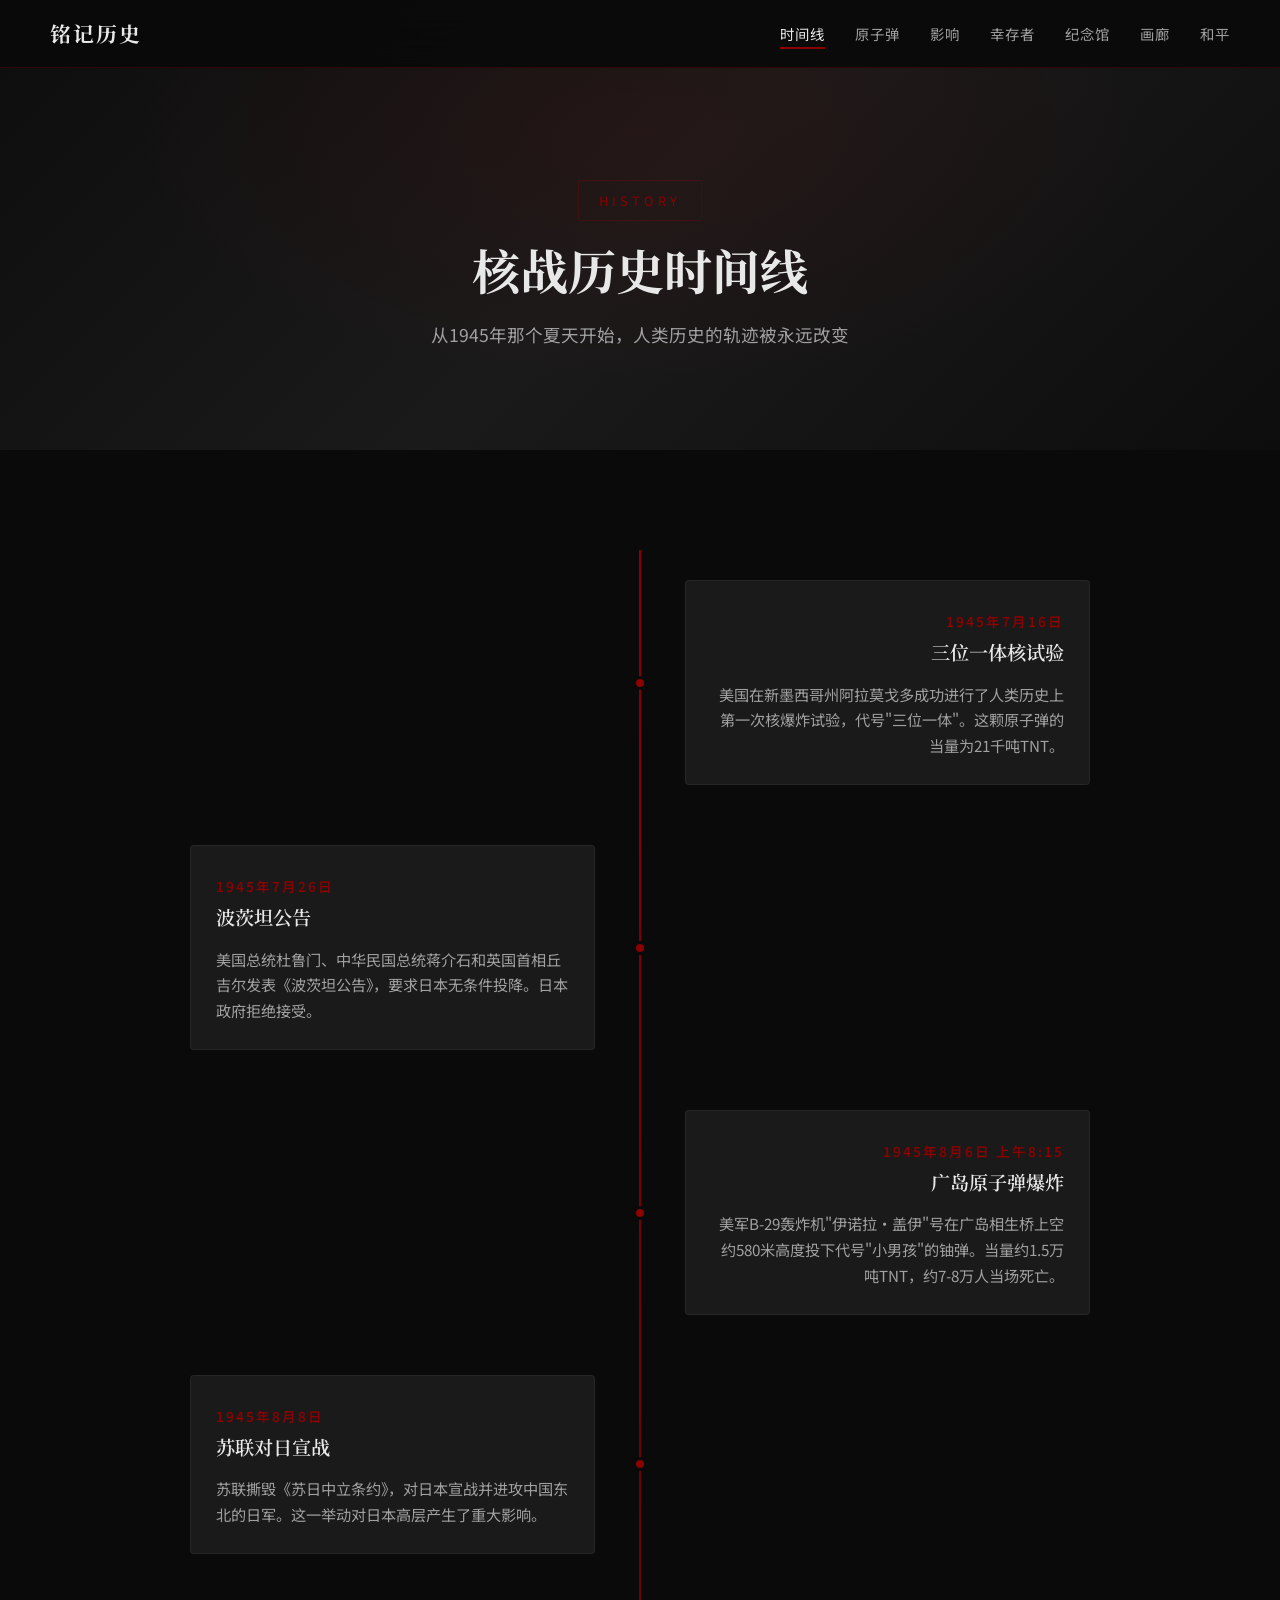
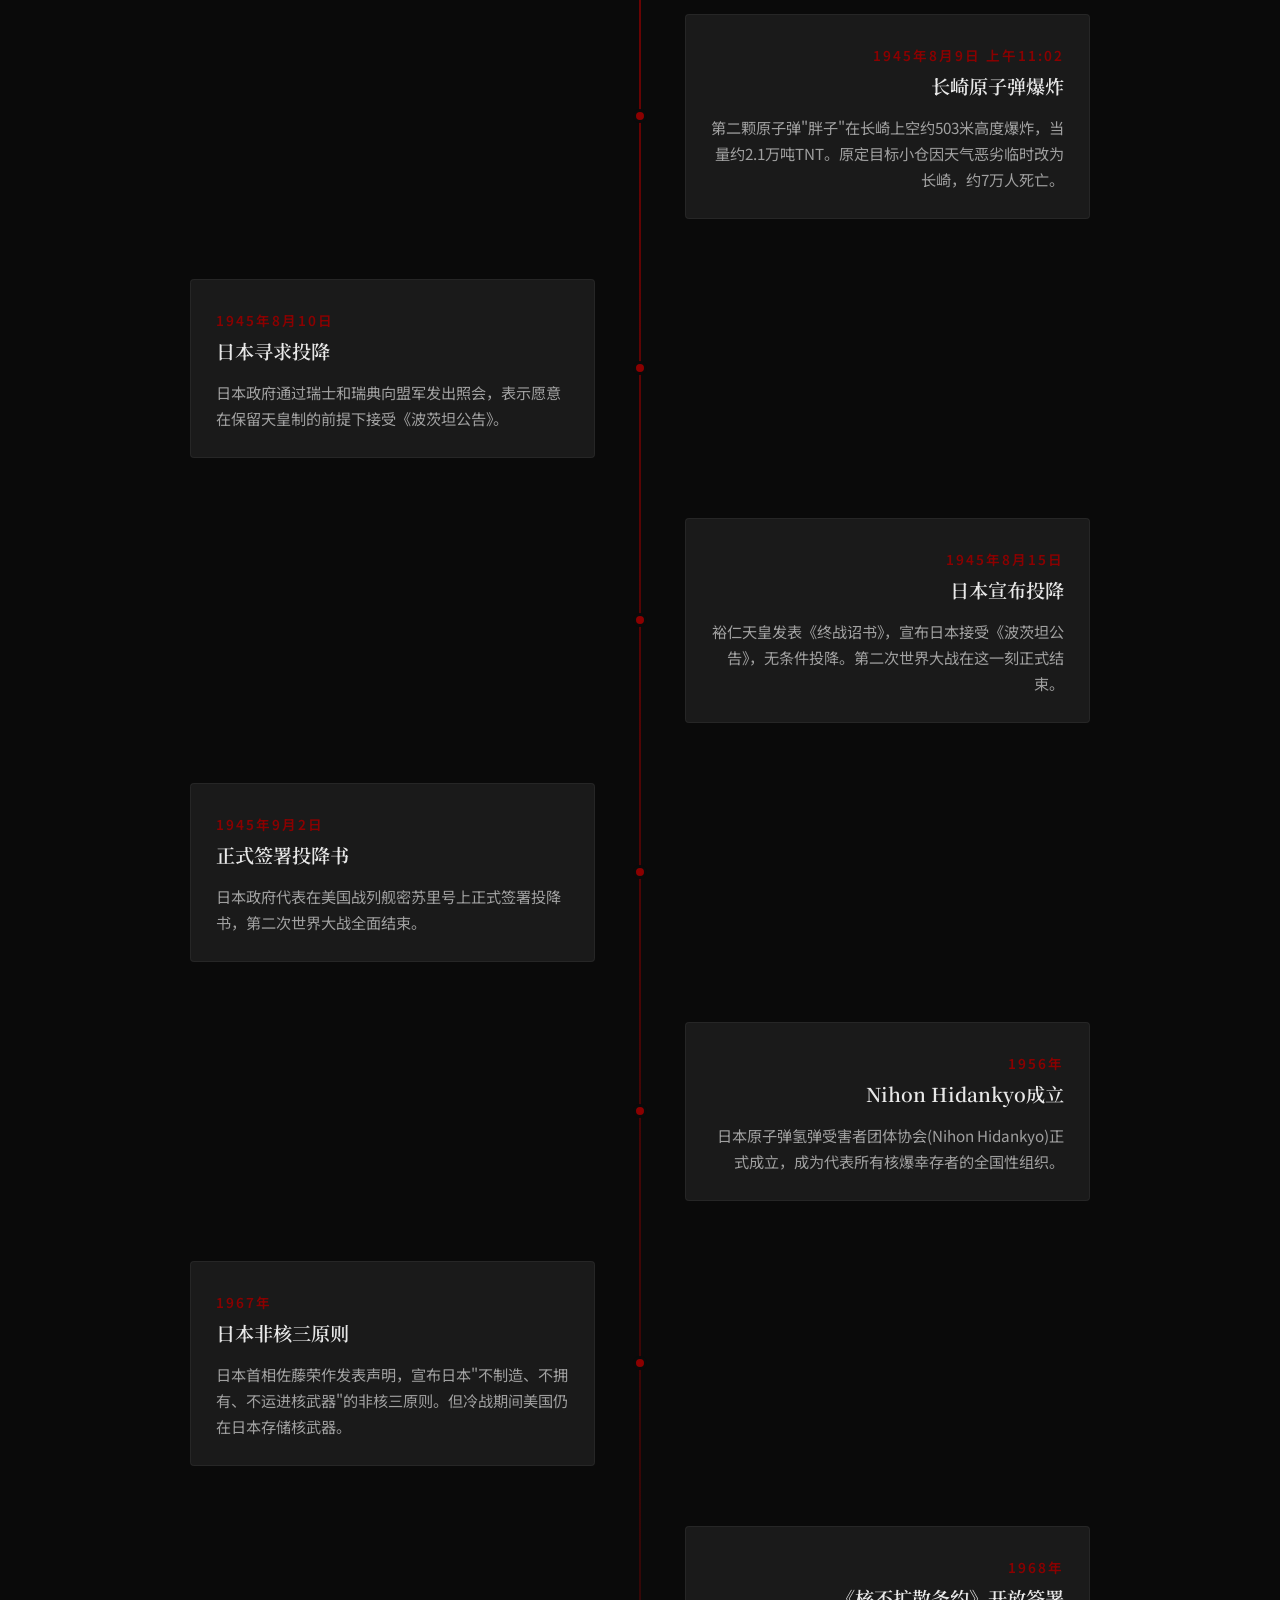
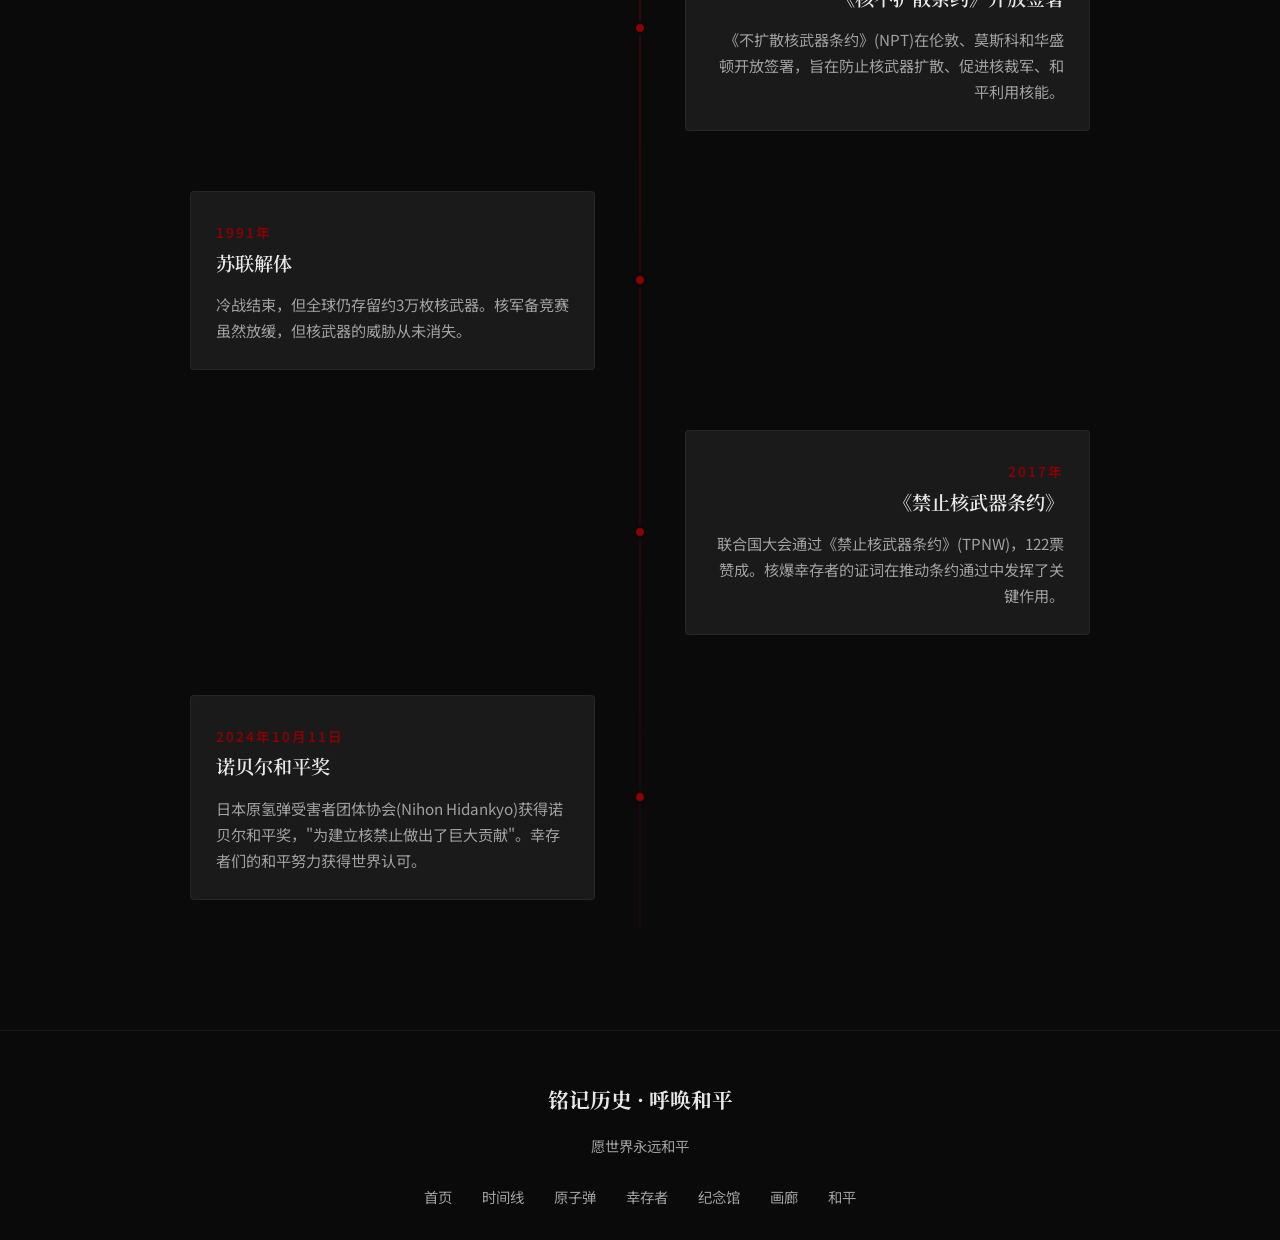
<file: timeline.html>
<!DOCTYPE html>
<html lang="zh-CN">
<head>
    <meta charset="UTF-8">
    <meta name="viewport" content="width=device-width, initial-scale=1.0">
    <title>历史时间线 — 日本核战历史回顾</title>
    <link href="https://fonts.googleapis.com/css2?family=Noto+Serif+SC:wght@400;600;700&family=Noto+Sans+SC:wght@300;400;500;700&display=swap" rel="stylesheet">
    <link href="https://unpkg.com/aos@2.3.1/dist/aos.css" rel="stylesheet">
    <link href="css/style.css" rel="stylesheet">
</head>
<body>
    <!-- 导航栏 -->
    <nav class="nav" id="navbar">
        <a href="index.html" class="nav-logo">铭记历史</a>
        <ul class="nav-links">
            <li><a href="timeline.html" class="active">时间线</a></li>
            <li><a href="bombs.html">原子弹</a></li>
            <li><a href="impact.html">影响</a></li>
            <li><a href="survivors.html">幸存者</a></li>
            <li><a href="memorial.html">纪念馆</a></li>
            <li><a href="gallery.html">画廊</a></li>
            <li><a href="peace.html">和平</a></li>
        </ul>
        <div class="nav-toggle" onclick="toggleMenu()">
            <span></span><span></span><span></span>
        </div>
    </nav>
    <div class="mobile-menu" id="mobileMenu">
        <a href="index.html">首页</a>
        <a href="timeline.html" class="active">时间线</a>
        <a href="bombs.html">原子弹</a>
        <a href="impact.html">影响</a>
        <a href="survivors.html">幸存者</a>
        <a href="memorial.html">纪念馆</a>
        <a href="gallery.html">画廊</a>
        <a href="peace.html">和平</a>
    </div>

    <!-- 页头 -->
    <header class="page-header">
        <div class="container">
            <span class="page-tag">HISTORY</span>
            <h1 class="page-title">核战历史时间线</h1>
            <p class="page-subtitle">从1945年那个夏天开始，人类历史的轨迹被永远改变</p>
        </div>
    </header>

    <!-- 时间线内容 -->
    <section class="section">
        <div class="container">
            <div class="timeline">
                <div class="timeline-item" data-aos="fade-up">
                    <div class="timeline-dot"></div>
                    <div class="timeline-content">
                        <span class="timeline-date">1945年7月16日</span>
                        <h3 class="timeline-title">三位一体核试验</h3>
                        <p class="timeline-text">美国在新墨西哥州阿拉莫戈多成功进行了人类历史上第一次核爆炸试验，代号"三位一体"。这颗原子弹的当量为21千吨TNT。</p>
                    </div>
                </div>
                <div class="timeline-item" data-aos="fade-up">
                    <div class="timeline-dot"></div>
                    <div class="timeline-content">
                        <span class="timeline-date">1945年7月26日</span>
                        <h3 class="timeline-title">波茨坦公告</h3>
                        <p class="timeline-text">美国总统杜鲁门、中华民国总统蒋介石和英国首相丘吉尔发表《波茨坦公告》，要求日本无条件投降。日本政府拒绝接受。</p>
                    </div>
                </div>
                <div class="timeline-item" data-aos="fade-up">
                    <div class="timeline-dot"></div>
                    <div class="timeline-content">
                        <span class="timeline-date">1945年8月6日 上午8:15</span>
                        <h3 class="timeline-title">广岛原子弹爆炸</h3>
                        <p class="timeline-text">美军B-29轰炸机"伊诺拉·盖伊"号在广岛相生桥上空约580米高度投下代号"小男孩"的铀弹。当量约1.5万吨TNT，约7-8万人当场死亡。</p>
                    </div>
                </div>
                <div class="timeline-item" data-aos="fade-up">
                    <div class="timeline-dot"></div>
                    <div class="timeline-content">
                        <span class="timeline-date">1945年8月8日</span>
                        <h3 class="timeline-title">苏联对日宣战</h3>
                        <p class="timeline-text">苏联撕毁《苏日中立条约》，对日本宣战并进攻中国东北的日军。这一举动对日本高层产生了重大影响。</p>
                    </div>
                </div>
                <div class="timeline-item" data-aos="fade-up">
                    <div class="timeline-dot"></div>
                    <div class="timeline-content">
                        <span class="timeline-date">1945年8月9日 上午11:02</span>
                        <h3 class="timeline-title">长崎原子弹爆炸</h3>
                        <p class="timeline-text">第二颗原子弹"胖子"在长崎上空约503米高度爆炸，当量约2.1万吨TNT。原定目标小仓因天气恶劣临时改为长崎，约7万人死亡。</p>
                    </div>
                </div>
                <div class="timeline-item" data-aos="fade-up">
                    <div class="timeline-dot"></div>
                    <div class="timeline-content">
                        <span class="timeline-date">1945年8月10日</span>
                        <h3 class="timeline-title">日本寻求投降</h3>
                        <p class="timeline-text">日本政府通过瑞士和瑞典向盟军发出照会，表示愿意在保留天皇制的前提下接受《波茨坦公告》。</p>
                    </div>
                </div>
                <div class="timeline-item" data-aos="fade-up">
                    <div class="timeline-dot"></div>
                    <div class="timeline-content">
                        <span class="timeline-date">1945年8月15日</span>
                        <h3 class="timeline-title">日本宣布投降</h3>
                        <p class="timeline-text">裕仁天皇发表《终战诏书》，宣布日本接受《波茨坦公告》，无条件投降。第二次世界大战在这一刻正式结束。</p>
                    </div>
                </div>
                <div class="timeline-item" data-aos="fade-up">
                    <div class="timeline-dot"></div>
                    <div class="timeline-content">
                        <span class="timeline-date">1945年9月2日</span>
                        <h3 class="timeline-title">正式签署投降书</h3>
                        <p class="timeline-text">日本政府代表在美国战列舰密苏里号上正式签署投降书，第二次世界大战全面结束。</p>
                    </div>
                </div>
                <div class="timeline-item" data-aos="fade-up">
                    <div class="timeline-dot"></div>
                    <div class="timeline-content">
                        <span class="timeline-date">1956年</span>
                        <h3 class="timeline-title">Nihon Hidankyo成立</h3>
                        <p class="timeline-text">日本原子弹氢弹受害者团体协会(Nihon Hidankyo)正式成立，成为代表所有核爆幸存者的全国性组织。</p>
                    </div>
                </div>
                <div class="timeline-item" data-aos="fade-up">
                    <div class="timeline-dot"></div>
                    <div class="timeline-content">
                        <span class="timeline-date">1967年</span>
                        <h3 class="timeline-title">日本非核三原则</h3>
                        <p class="timeline-text">日本首相佐藤荣作发表声明，宣布日本"不制造、不拥有、不运进核武器"的非核三原则。但冷战期间美国仍在日本存储核武器。</p>
                    </div>
                </div>
                <div class="timeline-item" data-aos="fade-up">
                    <div class="timeline-dot"></div>
                    <div class="timeline-content">
                        <span class="timeline-date">1968年</span>
                        <h3 class="timeline-title">《核不扩散条约》开放签署</h3>
                        <p class="timeline-text">《不扩散核武器条约》(NPT)在伦敦、莫斯科和华盛顿开放签署，旨在防止核武器扩散、促进核裁军、和平利用核能。</p>
                    </div>
                </div>
                <div class="timeline-item" data-aos="fade-up">
                    <div class="timeline-dot"></div>
                    <div class="timeline-content">
                        <span class="timeline-date">1991年</span>
                        <h3 class="timeline-title">苏联解体</h3>
                        <p class="timeline-text">冷战结束，但全球仍存留约3万枚核武器。核军备竞赛虽然放缓，但核武器的威胁从未消失。</p>
                    </div>
                </div>
                <div class="timeline-item" data-aos="fade-up">
                    <div class="timeline-dot"></div>
                    <div class="timeline-content">
                        <span class="timeline-date">2017年</span>
                        <h3 class="timeline-title">《禁止核武器条约》</h3>
                        <p class="timeline-text">联合国大会通过《禁止核武器条约》(TPNW)，122票赞成。核爆幸存者的证词在推动条约通过中发挥了关键作用。</p>
                    </div>
                </div>
                <div class="timeline-item" data-aos="fade-up">
                    <div class="timeline-dot"></div>
                    <div class="timeline-content">
                        <span class="timeline-date">2024年10月11日</span>
                        <h3 class="timeline-title">诺贝尔和平奖</h3>
                        <p class="timeline-text">日本原氢弹受害者团体协会(Nihon Hidankyo)获得诺贝尔和平奖，"为建立核禁止做出了巨大贡献"。幸存者们的和平努力获得世界认可。</p>
                    </div>
                </div>
            </div>
        </div>
    </section>

    <!-- 页脚 -->
    <footer class="footer">
        <div class="container">
            <div class="footer-logo">铭记历史 · 呼唤和平</div>
            <p class="footer-text">愿世界永远和平</p>
            <div class="footer-nav">
                <a href="index.html">首页</a>
                <a href="timeline.html">时间线</a>
                <a href="bombs.html">原子弹</a>
                <a href="survivors.html">幸存者</a>
                <a href="memorial.html">纪念馆</a>
                <a href="gallery.html">画廊</a>
                <a href="peace.html">和平</a>
            </div>
        </div>
    </footer>

    <script src="https://unpkg.com/aos@2.3.1/dist/aos.js"></script>
    <script>
        AOS.init({ duration: 800, easing: 'ease-out-cubic', once: true, offset: 100 });
        window.addEventListener('scroll', () => document.getElementById('navbar').classList.toggle('scrolled', window.scrollY > 50));
        function toggleMenu() { document.getElementById('mobileMenu').classList.toggle('active'); }
    </script>
</body>
</html>
</file>
<file: css/style.css>
/* ========================================
   日本核战历史网站 - 共享样式
   Shared Styles for Japan Nuclear History Website
   ======================================== */

:root {
    --bg-dark: #0a0a0a;
    --bg-section: #111111;
    --bg-card: #1a1a1a;
    --text-primary: #e8e8e8;
    --text-secondary: #a0a0a0;
    --accent-red: #8b0000;
    --accent-red-light: #cc0000;
    --accent-blue: #4a90d9;
    --accent-white: #f0f0f0;
}

* { margin: 0; padding: 0; box-sizing: border-box; }

html { scroll-behavior: smooth; }

body {
    font-family: 'Noto Sans SC', -apple-system, BlinkMacSystemFont, sans-serif;
    background: var(--bg-dark);
    color: var(--text-primary);
    line-height: 1.8;
    overflow-x: hidden;
}

/* ========================================
   导航栏
   ======================================== */
.nav {
    position: fixed;
    top: 0;
    left: 0;
    right: 0;
    z-index: 1000;
    background: rgba(10, 10, 10, 0.95);
    backdrop-filter: blur(20px);
    border-bottom: 1px solid rgba(139, 0, 0, 0.3);
    padding: 15px 50px;
    display: flex;
    justify-content: space-between;
    align-items: center;
    transition: all 0.3s ease;
}

.nav.scrolled {
    background: rgba(10, 10, 10, 0.98);
    box-shadow: 0 5px 30px rgba(0,0,0,0.5);
}

.nav-logo {
    font-family: 'Noto Serif SC', serif;
    font-size: 1.3rem;
    font-weight: 700;
    color: var(--text-primary);
    letter-spacing: 2px;
    text-decoration: none;
}

.nav-logo:hover { color: var(--accent-red); }

.nav-links {
    display: flex;
    gap: 30px;
    list-style: none;
}

.nav-links a {
    color: var(--text-secondary);
    text-decoration: none;
    font-size: 0.9rem;
    font-weight: 400;
    letter-spacing: 1px;
    transition: color 0.3s ease;
    position: relative;
}

.nav-links a::after {
    content: '';
    position: absolute;
    bottom: -5px;
    left: 0;
    width: 0;
    height: 2px;
    background: var(--accent-red);
    transition: width 0.3s ease;
}

.nav-links a:hover,
.nav-links a.active { color: var(--text-primary); }

.nav-links a:hover::after,
.nav-links a.active::after { width: 100%; }

.nav-toggle {
    display: none;
    flex-direction: column;
    gap: 5px;
    cursor: pointer;
    padding: 5px;
}

.nav-toggle span {
    width: 25px;
    height: 2px;
    background: var(--text-primary);
    transition: all 0.3s ease;
}

/* ========================================
   页头区域
   ======================================== */
.page-header {
    padding: 180px 0 100px;
    text-align: center;
    background: linear-gradient(135deg, #0d0d0d 0%, #1a1a1a 50%, #0d0d0d 100%);
    position: relative;
    overflow: hidden;
}

.page-header::before {
    content: '';
    position: absolute;
    top: 0;
    left: 0;
    right: 0;
    bottom: 0;
    background: radial-gradient(ellipse at 50% 30%, rgba(139, 0, 0, 0.1) 0%, transparent 60%);
}

.page-header .container { position: relative; z-index: 1; }

.page-tag {
    display: inline-block;
    font-size: 0.8rem;
    letter-spacing: 4px;
    color: var(--accent-red);
    text-transform: uppercase;
    margin-bottom: 20px;
    padding: 8px 20px;
    border: 1px solid rgba(139, 0, 0, 0.3);
    border-radius: 2px;
}

.page-title {
    font-family: 'Noto Serif SC', serif;
    font-size: 3rem;
    font-weight: 700;
    margin-bottom: 20px;
    line-height: 1.2;
}

.page-subtitle {
    font-size: 1.1rem;
    color: var(--text-secondary);
    max-width: 600px;
    margin: 0 auto;
}

/* ========================================
   通用内容区域
   ======================================== */
.section {
    padding: 100px 0;
}

.section-alt {
    background: var(--bg-section);
}

.container {
    max-width: 1200px;
    margin: 0 auto;
    padding: 0 30px;
}

.section-header {
    text-align: center;
    margin-bottom: 60px;
}

.section-title {
    font-family: 'Noto Serif SC', serif;
    font-size: 2.5rem;
    font-weight: 700;
    margin-bottom: 15px;
}

.section-subtitle {
    font-size: 1.05rem;
    color: var(--text-secondary);
    max-width: 600px;
    margin: 0 auto;
}

/* ========================================
   卡片组件
   ======================================== */
.card {
    background: var(--bg-card);
    border: 1px solid rgba(255,255,255,0.05);
    border-radius: 8px;
    padding: 35px;
    transition: all 0.4s ease;
}

.card:hover {
    transform: translateY(-5px);
    border-color: rgba(139, 0, 0, 0.3);
    box-shadow: 0 20px 50px rgba(0,0,0,0.3);
}

.card-grid {
    display: grid;
    gap: 30px;
}

.card-grid-2 { grid-template-columns: repeat(2, 1fr); }
.card-grid-3 { grid-template-columns: repeat(3, 1fr); }
.card-grid-4 { grid-template-columns: repeat(4, 1fr); }

@media (max-width: 1024px) {
    .card-grid-3, .card-grid-4 { grid-template-columns: repeat(2, 1fr); }
}

@media (max-width: 768px) {
    .card-grid-2, .card-grid-3, .card-grid-4 { grid-template-columns: 1fr; }
}

/* ========================================
   时间线
   ======================================== */
.timeline {
    position: relative;
    max-width: 900px;
    margin: 0 auto;
}

.timeline::before {
    content: '';
    position: absolute;
    left: 50%;
    transform: translateX(-50%);
    width: 2px;
    height: 100%;
    background: linear-gradient(180deg, var(--accent-red) 0%, rgba(139, 0, 0, 0.1) 100%);
}

.timeline-item {
    position: relative;
    padding: 30px 0;
    display: flex;
    align-items: center;
}

.timeline-item:nth-child(odd) { flex-direction: row-reverse; text-align: right; }
.timeline-item:nth-child(even) { text-align: left; }

.timeline-dot {
    position: absolute;
    left: 50%;
    transform: translateX(-50%);
    width: 14px;
    height: 14px;
    background: var(--accent-red);
    border: 3px solid var(--bg-dark);
    border-radius: 50%;
    z-index: 1;
}

.timeline-content {
    width: 45%;
    padding: 25px;
    background: var(--bg-card);
    border: 1px solid rgba(255,255,255,0.05);
    border-radius: 4px;
    transition: all 0.4s ease;
}

.timeline-content:hover {
    border-color: rgba(139, 0, 0, 0.3);
    transform: translateY(-5px);
}

.timeline-date {
    font-size: 0.85rem;
    color: var(--accent-red);
    font-weight: 600;
    margin-bottom: 8px;
    letter-spacing: 2px;
}

.timeline-title {
    font-family: 'Noto Serif SC', serif;
    font-size: 1.2rem;
    font-weight: 600;
    margin-bottom: 12px;
}

.timeline-text {
    font-size: 0.95rem;
    color: var(--text-secondary);
    line-height: 1.7;
}

@media (max-width: 768px) {
    .timeline::before { left: 20px; }
    .timeline-item, .timeline-item:nth-child(odd) {
        flex-direction: column;
        text-align: left;
        padding-left: 50px;
    }
    .timeline-content { width: 100%; }
    .timeline-dot { left: 20px; }
}

/* ========================================
   数据统计
   ======================================== */
.stat-card {
    text-align: center;
    padding: 35px 20px;
    background: var(--bg-card);
    border: 1px solid rgba(139, 0, 0, 0.2);
    border-radius: 4px;
    transition: all 0.4s ease;
}

.stat-card:hover {
    transform: translateY(-10px);
    border-color: rgba(139, 0, 0, 0.5);
    box-shadow: 0 20px 50px rgba(139, 0, 0, 0.2);
}

.stat-number {
    font-family: 'Noto Serif SC', serif;
    font-size: 2.8rem;
    font-weight: 700;
    color: var(--accent-red);
    margin-bottom: 8px;
}

.stat-label {
    font-size: 0.9rem;
    color: var(--text-secondary);
    letter-spacing: 1px;
}

/* ========================================
   图片画廊
   ======================================== */
.gallery {
    display: grid;
    grid-template-columns: repeat(4, 1fr);
    gap: 15px;
}

.gallery-item {
    aspect-ratio: 1;
    border-radius: 4px;
    overflow: hidden;
    position: relative;
    cursor: pointer;
    background: var(--bg-card);
}

.gallery-item img {
    width: 100%;
    height: 100%;
    object-fit: cover;
    filter: grayscale(100%);
    transition: all 0.4s ease;
}

.gallery-item:hover img {
    filter: grayscale(20%);
    transform: scale(1.1);
}

.gallery-overlay {
    position: absolute;
    bottom: 0;
    left: 0;
    right: 0;
    padding: 15px;
    background: linear-gradient(0deg, rgba(0,0,0,0.9) 0%, transparent 100%);
    opacity: 0;
    transition: opacity 0.3s ease;
}

.gallery-item:hover .gallery-overlay { opacity: 1; }

.gallery-caption {
    font-size: 0.85rem;
    color: white;
}

@media (max-width: 1024px) { .gallery { grid-template-columns: repeat(3, 1fr); } }
@media (max-width: 768px) { .gallery { grid-template-columns: repeat(2, 1fr); } }

/* ========================================
   问答测验
   ======================================== */
.quiz-container {
    max-width: 700px;
    margin: 0 auto;
}

.quiz-card {
    background: var(--bg-card);
    border: 1px solid rgba(255,255,255,0.05);
    border-radius: 8px;
    padding: 35px;
    margin-bottom: 25px;
    transition: all 0.3s ease;
}

.quiz-card:hover {
    border-color: rgba(139, 0, 0, 0.3);
}

.quiz-question {
    font-size: 1.15rem;
    font-weight: 500;
    margin-bottom: 25px;
    line-height: 1.6;
}

.quiz-options {
    display: flex;
    flex-direction: column;
    gap: 12px;
}

.quiz-option {
    padding: 15px 20px;
    background: rgba(0,0,0,0.3);
    border: 1px solid rgba(255,255,255,0.1);
    border-radius: 4px;
    cursor: pointer;
    transition: all 0.3s ease;
}

.quiz-option:hover {
    border-color: rgba(139, 0, 0, 0.5);
    background: rgba(139, 0, 0, 0.1);
}

.quiz-option.selected {
    border-color: var(--accent-red);
    background: rgba(139, 0, 0, 0.2);
}

.quiz-option.correct {
    border-color: #00cc66;
    background: rgba(0, 204, 102, 0.2);
}

.quiz-option.wrong {
    border-color: var(--accent-red);
    background: rgba(139, 0, 0, 0.2);
}

.quiz-result {
    text-align: center;
    padding: 40px;
    background: var(--bg-card);
    border-radius: 8px;
    border: 1px solid rgba(139, 0, 0, 0.3);
}

.quiz-score {
    font-family: 'Noto Serif SC', serif;
    font-size: 4rem;
    font-weight: 700;
    color: var(--accent-red);
    margin-bottom: 15px;
}

.quiz-feedback {
    color: var(--text-secondary);
    font-size: 1.05rem;
    margin-bottom: 25px;
}

.quiz-restart {
    display: inline-block;
    padding: 12px 30px;
    background: var(--accent-red);
    color: white;
    border: none;
    border-radius: 4px;
    font-size: 1rem;
    cursor: pointer;
    transition: all 0.3s ease;
}

.quiz-restart:hover {
    background: var(--accent-red-light);
    transform: translateY(-2px);
}

/* ========================================
   页面切换动画
   ======================================== */
.page-transition {
    animation: fadeIn 0.5s ease;
}

@keyframes fadeIn {
    from { opacity: 0; transform: translateY(20px); }
    to { opacity: 1; transform: translateY(0); }
}

/* ========================================
   通用列表样式
   ======================================== */
.feature-list {
    list-style: none;
}

.feature-list li {
    padding: 12px 0 12px 25px;
    position: relative;
    color: var(--text-secondary);
    border-bottom: 1px solid rgba(255,255,255,0.05);
}

.feature-list li::before {
    content: '';
    position: absolute;
    left: 0;
    top: 50%;
    transform: translateY(-50%);
    width: 8px;
    height: 8px;
    background: var(--accent-red);
    border-radius: 50%;
}

.feature-list li:last-child { border-bottom: none; }

/* ========================================
   页脚
   ======================================== */
.footer {
    background: var(--bg-dark);
    border-top: 1px solid rgba(255,255,255,0.05);
    padding: 50px 0 30px;
    text-align: center;
}

.footer-logo {
    font-family: 'Noto Serif SC', serif;
    font-size: 1.3rem;
    font-weight: 700;
    margin-bottom: 15px;
}

.footer-text {
    color: var(--text-secondary);
    font-size: 0.9rem;
}

.footer-nav {
    display: flex;
    justify-content: center;
    gap: 30px;
    margin-top: 25px;
    flex-wrap: wrap;
}

.footer-nav a {
    color: var(--text-secondary);
    text-decoration: none;
    font-size: 0.9rem;
    transition: color 0.3s ease;
}

.footer-nav a:hover { color: var(--accent-red); }

/* ========================================
   AOS 动画覆盖
   ======================================== */
[data-aos] {
    opacity: 0;
    transform: translateY(30px);
    transition: all 0.6s ease;
}

[data-aos].aos-animate {
    opacity: 1;
    transform: translateY(0);
}

/* ========================================
   响应式
   ======================================== */
@media (max-width: 1024px) {
    .nav-links { display: none; }
    .nav-toggle { display: flex; }
    .page-title { font-size: 2.2rem; }
}

@media (max-width: 768px) {
    .nav { padding: 12px 20px; }
    .section { padding: 70px 0; }
    .page-header { padding: 140px 0 70px; }
    .page-title { font-size: 1.8rem; }
    .section-title { font-size: 2rem; }
    .card { padding: 25px; }
}

/* ========================================
   按钮样式
   ======================================== */
.btn {
    display: inline-block;
    padding: 14px 35px;
    font-size: 0.95rem;
    font-weight: 500;
    letter-spacing: 2px;
    border: none;
    cursor: pointer;
    transition: all 0.3s ease;
    text-decoration: none;
    border-radius: 2px;
}

.btn-primary {
    background: var(--accent-red);
    color: white;
}

.btn-primary:hover {
    background: var(--accent-red-light);
    transform: translateY(-2px);
    box-shadow: 0 10px 30px rgba(139, 0, 0, 0.4);
}

.btn-secondary {
    background: transparent;
    color: var(--text-primary);
    border: 1px solid rgba(255,255,255,0.3);
}

.btn-secondary:hover {
    border-color: var(--text-primary);
    background: rgba(255,255,255,0.05);
}

/* ========================================
   引用样式
   ======================================== */
.quote {
    font-family: 'Noto Serif SC', serif;
    font-size: 1.8rem;
    font-weight: 400;
    line-height: 1.5;
    color: var(--text-primary);
    position: relative;
    padding: 30px 0 30px 40px;
    border-left: 3px solid var(--accent-red);
}

.quote::before {
    content: '"';
    position: absolute;
    top: 0;
    left: -10px;
    font-size: 4rem;
    color: var(--accent-red);
    opacity: 0.3;
    font-family: serif;
}

/* ========================================
   图片样式
   ======================================== */
.img-container {
    border-radius: 8px;
    overflow: hidden;
    position: relative;
}

.img-container img {
    width: 100%;
    height: auto;
    display: block;
    filter: grayscale(80%);
    transition: filter 0.4s ease;
}

.img-container:hover img {
    filter: grayscale(30%);
}

.img-container .img-badge {
    position: absolute;
    top: 15px;
    left: 15px;
    padding: 5px 15px;
    background: var(--accent-red);
    color: white;
    font-size: 0.75rem;
    letter-spacing: 1px;
    border-radius: 2px;
}

/* ========================================
   徽章
   ======================================== */
.badge {
    display: inline-block;
    padding: 6px 18px;
    border-radius: 3px;
    font-size: 0.8rem;
    letter-spacing: 1px;
}

.badge-red {
    background: var(--accent-red);
    color: white;
}

.badge-gold {
    background: linear-gradient(135deg, #c9a227, #f4d03f);
    color: #1a1a1a;
}

.badge-blue {
    background: rgba(74, 144, 217, 0.2);
    color: var(--accent-blue);
    border: 1px solid rgba(74, 144, 217, 0.3);
}

/* ========================================
   滚动条
   ======================================== */
::-webkit-scrollbar {
    width: 8px;
}

::-webkit-scrollbar-track {
    background: var(--bg-dark);
}

::-webkit-scrollbar-thumb {
    background: rgba(139, 0, 0, 0.5);
    border-radius: 4px;
}

::-webkit-scrollbar-thumb:hover {
    background: var(--accent-red);
}

/* ========================================
   移动端导航菜单
   ======================================== */
.mobile-menu {
    display: none;
    position: fixed;
    top: 60px;
    left: 0;
    right: 0;
    background: rgba(10, 10, 10, 0.98);
    backdrop-filter: blur(20px);
    padding: 20px;
    border-bottom: 1px solid rgba(139, 0, 0, 0.3);
    z-index: 999;
}

.mobile-menu.active { display: block; }

.mobile-menu a {
    display: block;
    padding: 15px 0;
    color: var(--text-secondary);
    text-decoration: none;
    font-size: 1rem;
    border-bottom: 1px solid rgba(255,255,255,0.05);
    transition: color 0.3s ease;
}

.mobile-menu a:hover,
.mobile-menu a.active { color: var(--accent-red); }

@media (max-width: 1024px) {
    .mobile-menu { display: none; }
    .mobile-menu.active { display: block; }
}
</file>
